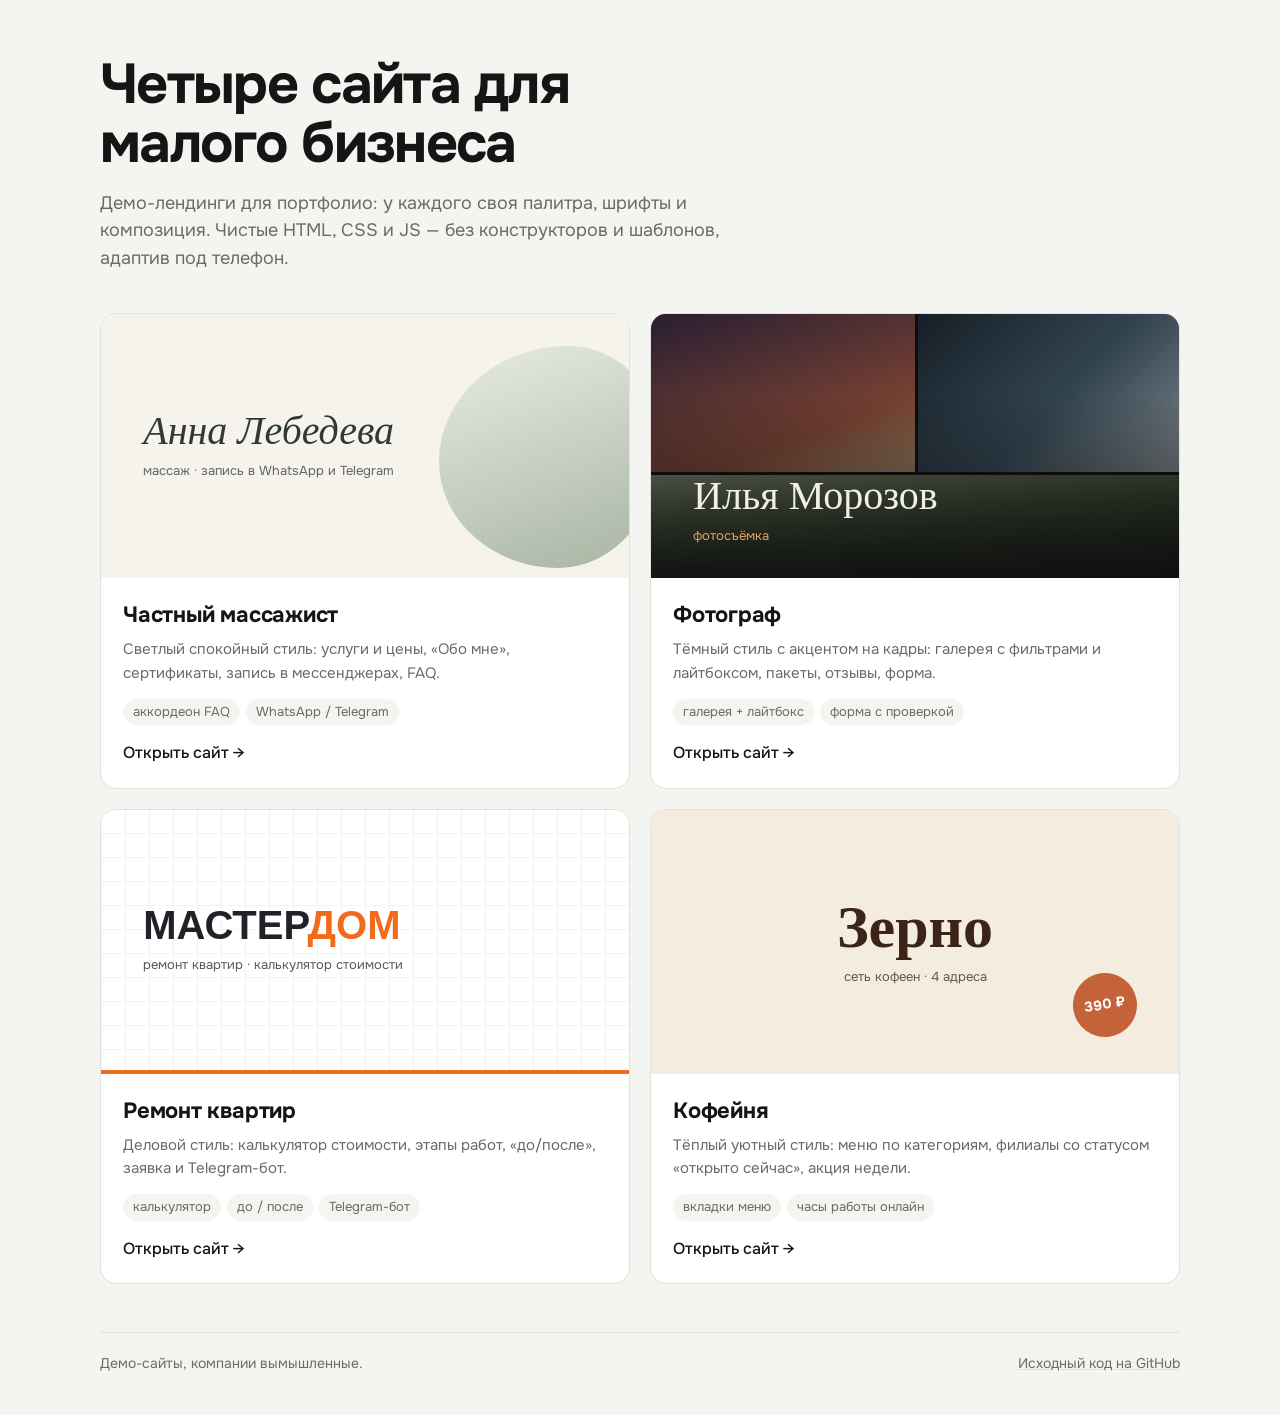
<file: index.html>
<!DOCTYPE html>
<html lang="ru">
<head>
  <meta charset="UTF-8">
  <meta name="viewport" content="width=device-width, initial-scale=1">
  <title>Демо-лендинги — портфолио веб-разработки</title>
  <meta name="description" content="Четыре одностраничных сайта для малого бизнеса: массажист, фотограф, ремонт квартир и кофейня. Чистый HTML, CSS и JS, адаптив, готовы к публикации.">
  <meta name="theme-color" content="#f4f4f1">

  <meta property="og:type" content="website">
  <meta property="og:locale" content="ru_RU">
  <meta property="og:title" content="Демо-лендинги для малого бизнеса">
  <meta property="og:description" content="Массажист, фотограф, ремонт квартир, кофейня — четыре разных сайта без шаблонов.">
  <meta property="og:url" content="https://vit3ma3.github.io/landing_demo/">
  <meta property="og:image" content="https://vit3ma3.github.io/landing_demo/assets/og-image.png">
  <meta property="og:image:width" content="1200">
  <meta property="og:image:height" content="630">
  <meta name="twitter:card" content="summary_large_image">

  <link rel="icon" href="assets/favicon.svg" type="image/svg+xml">
  <link rel="apple-touch-icon" href="assets/apple-touch-icon.png">

  <link rel="preconnect" href="https://fonts.googleapis.com">
  <link rel="preconnect" href="https://fonts.gstatic.com" crossorigin>
  <link href="https://fonts.googleapis.com/css2?family=Onest:wght@400;500;700&display=swap" rel="stylesheet">
  <style>
    :root {
      --bg: #f4f4f1;
      --card: #ffffff;
      --text: #151515;
      --muted: #6b6b66;
      --line: #e2e2dc;
    }
    *, *::before, *::after { box-sizing: border-box; }
    body { margin: 0; background: var(--bg); color: var(--text); font: 400 16px/1.55 "Onest", system-ui, sans-serif; -webkit-font-smoothing: antialiased; }
    h1, h2, p, ul { margin: 0; }
    ul { padding: 0; list-style: none; }
    a { color: inherit; }
    :focus-visible { outline: 2px solid var(--text); outline-offset: 3px; }

    .wrap { max-width: 1120px; margin: 0 auto; padding: 56px 20px 40px; }
    .head { max-width: 640px; margin-bottom: 40px; }
    .head h1 { font-size: clamp(34px, 7vw, 56px); line-height: 1.05; font-weight: 700; letter-spacing: -.03em; }
    .head p { margin-top: 16px; color: var(--muted); font-size: 18px; }

    .grid { display: grid; gap: 20px; }
    @media (min-width: 760px) { .grid { grid-template-columns: 1fr 1fr; } }

    .card { display: flex; flex-direction: column; height: 100%; background: var(--card); border: 1px solid var(--line); border-radius: 16px; overflow: hidden; text-decoration: none; transition: transform .2s, box-shadow .2s; }
    .card:hover { transform: translateY(-3px); box-shadow: 0 18px 40px rgba(0, 0, 0, .08); }
    .card__body { padding: 20px 22px 22px; display: grid; gap: 6px; }
    .card__name { font-size: 22px; font-weight: 700; letter-spacing: -.01em; }
    .card__desc { color: var(--muted); font-size: 15px; }
    .card__tags { display: flex; flex-wrap: wrap; gap: 6px; margin-top: 8px; }
    .card__tags li { padding: 3px 10px; border-radius: 999px; background: var(--bg); font-size: 13px; color: var(--muted); }
    .card__go { margin-top: 10px; font-weight: 500; }

    /* Мини-превью: каждая карточка в цветах и шрифтах своего сайта */
    .thumb { position: relative; aspect-ratio: 16 / 8; overflow: hidden; display: flex; flex-direction: column; justify-content: center; padding: 0 8%; }
    .thumb__title { position: relative; font-size: clamp(26px, 5vw, 40px); line-height: 1; }
    .thumb__sub { position: relative; margin-top: 10px; font-size: 13px; opacity: .75; }

    .t-massage { background: #f6f2ec; color: #2f3a33; }
    .t-massage .thumb__title { font-family: Georgia, serif; font-style: italic; }
    .t-massage::after { content: ""; position: absolute; right: -6%; top: 12%; width: 42%; aspect-ratio: 1; border-radius: 58% 42% 46% 54% / 52% 44% 56% 48%; background: linear-gradient(160deg, #e7ece3, #a7b3a1); }

    .t-photo { background: #0e0e0f; color: #f2efe9; justify-content: flex-end; padding-bottom: 6%; }
    .t-photo::before { content: ""; position: absolute; inset: 0; opacity: .6; background:
      linear-gradient(160deg, #3b2a4a, #c0654a 70%, #f3c78f) 0 0 / 50% 60% no-repeat,
      linear-gradient(135deg, #1d2b36, #4c6a7d 55%, #c9d6dc) 100% 0 / 49.5% 60% no-repeat,
      linear-gradient(170deg, #b8c79a, #5d7a4a 50%, #22301d) 0 100% / 100% 39% no-repeat; }
    .t-photo::after { content: ""; position: absolute; inset: 0; background: linear-gradient(180deg, transparent 30%, rgba(14, 14, 15, .9)); }
    .t-photo .thumb__title { z-index: 1; font-family: Georgia, serif; }
    .t-photo .thumb__sub { z-index: 1; color: #e0a458; opacity: 1; }

    .t-remont { background: #fff; color: #1f2328; border-bottom: 4px solid #f26b1d;
      background-image: linear-gradient(90deg, #f2f3f5 1px, transparent 1px), linear-gradient(0deg, #f2f3f5 1px, transparent 1px); background-size: 24px 24px; }
    .t-remont .thumb__title { font-family: "Arial Narrow", Arial, sans-serif; font-weight: 700; text-transform: uppercase; }
    .t-remont .thumb__title span { color: #f26b1d; }

    .t-coffee { background: #f5ece0; color: #3b2418; align-items: center; text-align: center; }
    .t-coffee .thumb__title { font-family: Georgia, serif; font-weight: 700; font-size: clamp(40px, 8vw, 60px); }
    .t-coffee::after { content: "390 ₽"; position: absolute; right: 8%; bottom: 14%; display: grid; place-items: center; width: 64px; height: 64px; border-radius: 50%; background: #c4623a; color: #fff; font-weight: 700; font-size: 14px; transform: rotate(-8deg); }

    .foot { margin-top: 48px; padding-top: 20px; border-top: 1px solid var(--line); display: flex; flex-wrap: wrap; justify-content: space-between; gap: 8px; font-size: 14px; color: var(--muted); }
    .foot a { text-decoration-color: var(--line); }
  </style>
</head>
<body>
  <main class="wrap">
    <header class="head">
      <h1>Четыре сайта для малого бизнеса</h1>
      <p>Демо-лендинги для портфолио: у каждого своя палитра, шрифты и композиция. Чистые HTML, CSS и JS — без конструкторов и шаблонов, адаптив под телефон.</p>
    </header>

    <ul class="grid">
      <li>
        <a class="card" href="massage/">
          <div class="thumb t-massage" aria-hidden="true">
            <p class="thumb__title">Анна Лебедева</p>
            <p class="thumb__sub">массаж · запись в WhatsApp и Telegram</p>
          </div>
          <div class="card__body">
            <h2 class="card__name">Частный массажист</h2>
            <p class="card__desc">Светлый спокойный стиль: услуги и цены, «Обо мне», сертификаты, запись в мессенджерах, FAQ.</p>
            <ul class="card__tags"><li>аккордеон FAQ</li><li>WhatsApp / Telegram</li></ul>
            <span class="card__go">Открыть сайт →</span>
          </div>
        </a>
      </li>
      <li>
        <a class="card" href="photo/">
          <div class="thumb t-photo" aria-hidden="true">
            <p class="thumb__title">Илья Морозов</p>
            <p class="thumb__sub">фотосъёмка</p>
          </div>
          <div class="card__body">
            <h2 class="card__name">Фотограф</h2>
            <p class="card__desc">Тёмный стиль с акцентом на кадры: галерея с фильтрами и лайтбоксом, пакеты, отзывы, форма.</p>
            <ul class="card__tags"><li>галерея + лайтбокс</li><li>форма с проверкой</li></ul>
            <span class="card__go">Открыть сайт →</span>
          </div>
        </a>
      </li>
      <li>
        <a class="card" href="remont/">
          <div class="thumb t-remont" aria-hidden="true">
            <p class="thumb__title">Мастер<span>Дом</span></p>
            <p class="thumb__sub">ремонт квартир · калькулятор стоимости</p>
          </div>
          <div class="card__body">
            <h2 class="card__name">Ремонт квартир</h2>
            <p class="card__desc">Деловой стиль: калькулятор стоимости, этапы работ, «до/после», заявка и Telegram-бот.</p>
            <ul class="card__tags"><li>калькулятор</li><li>до / после</li><li>Telegram-бот</li></ul>
            <span class="card__go">Открыть сайт →</span>
          </div>
        </a>
      </li>
      <li>
        <a class="card" href="coffee/">
          <div class="thumb t-coffee" aria-hidden="true">
            <p class="thumb__title">Зерно</p>
            <p class="thumb__sub">сеть кофеен · 4 адреса</p>
          </div>
          <div class="card__body">
            <h2 class="card__name">Кофейня</h2>
            <p class="card__desc">Тёплый уютный стиль: меню по категориям, филиалы со статусом «открыто сейчас», акция недели.</p>
            <ul class="card__tags"><li>вкладки меню</li><li>часы работы онлайн</li></ul>
            <span class="card__go">Открыть сайт →</span>
          </div>
        </a>
      </li>
    </ul>

    <footer class="foot">
      <p>Демо-сайты, компании вымышленные.</p>
      <p><a href="https://github.com/vit3ma3/landing_demo">Исходный код на GitHub</a></p>
    </footer>
  </main>
</body>
</html>
</file>
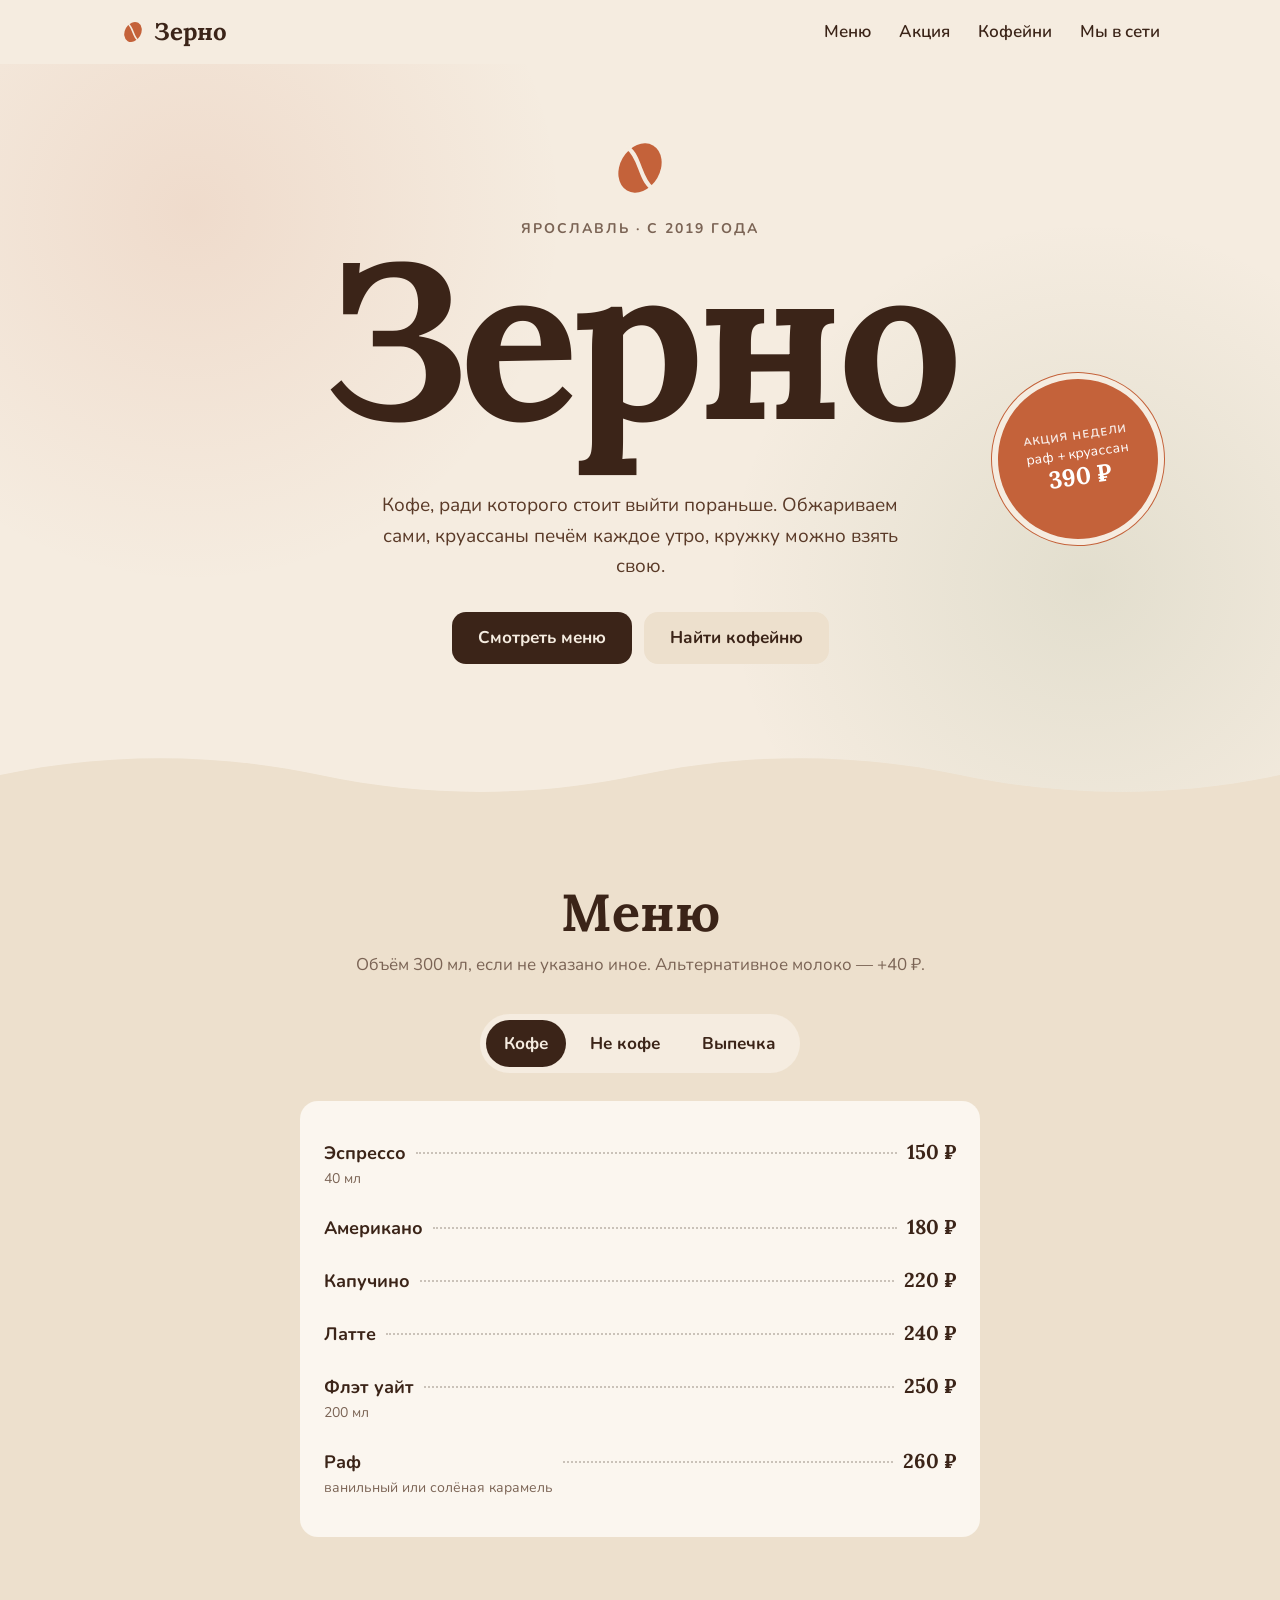
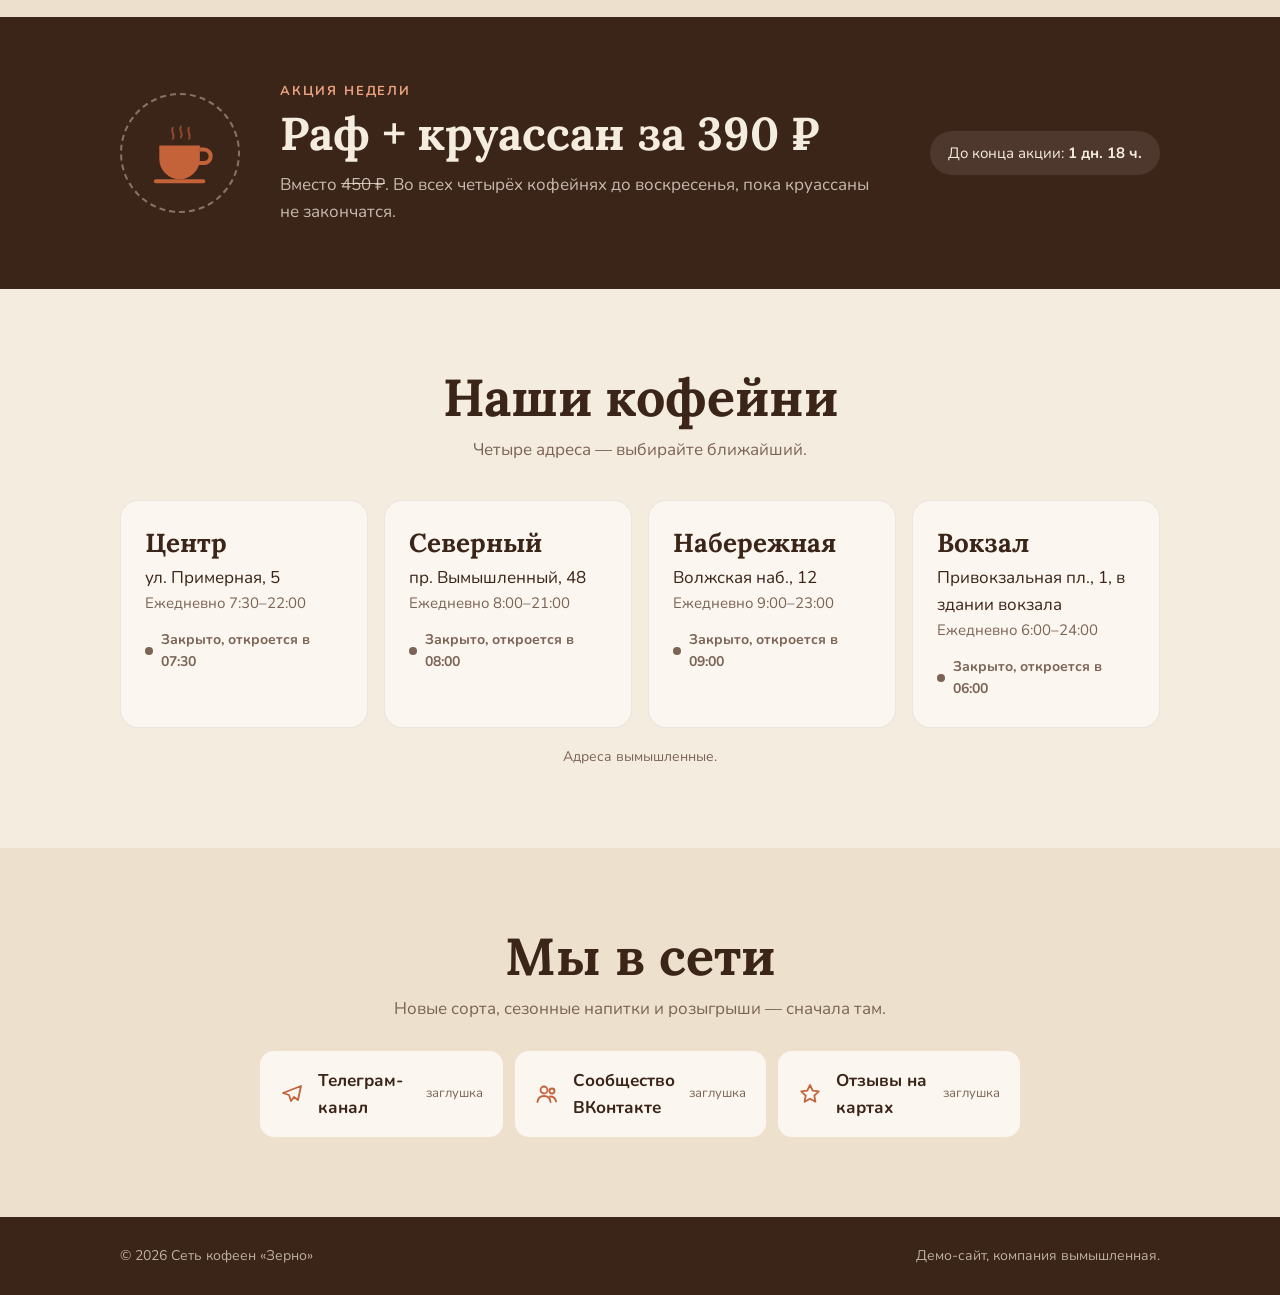
<file: coffee/index.html>
<!DOCTYPE html>
<html lang="ru">
<head>
  <meta charset="UTF-8">
  <meta name="viewport" content="width=device-width, initial-scale=1">
  <title>Кофейня «Зерно» — четыре кофейни в Ярославле</title>
  <meta name="description" content="Сеть кофеен «Зерно» в Ярославле: свежая обжарка, выпечка каждое утро, четыре филиала. Меню с ценами, адреса и часы работы, акция недели.">
  <meta name="theme-color" content="#3b2418">

  <meta property="og:type" content="website">
  <meta property="og:locale" content="ru_RU">
  <meta property="og:site_name" content="Кофейня «Зерно»">
  <meta property="og:title" content="«Зерно» — кофе, ради которого стоит выйти пораньше">
  <meta property="og:description" content="Четыре кофейни в Ярославле. Капучино 220 ₽, круассаны из печи каждое утро. Акция недели: раф + круассан за 390 ₽.">
  <meta property="og:url" content="https://vit3ma3.github.io/landing_demo/coffee/">
  <meta property="og:image" content="https://vit3ma3.github.io/landing_demo/coffee/assets/og-image.png">
  <meta property="og:image:width" content="1200">
  <meta property="og:image:height" content="630">
  <meta name="twitter:card" content="summary_large_image">

  <link rel="icon" href="assets/favicon.svg" type="image/svg+xml">
  <link rel="apple-touch-icon" href="assets/apple-touch-icon.png">

  <link rel="preconnect" href="https://fonts.googleapis.com">
  <link rel="preconnect" href="https://fonts.gstatic.com" crossorigin>
  <link href="https://fonts.googleapis.com/css2?family=Lora:ital,wght@0,500;0,700;1,500&family=Nunito:wght@400;600;700&display=swap" rel="stylesheet">
  <link rel="stylesheet" href="css/style.css">
</head>
<body>

  <header class="header">
    <div class="container header__inner">
      <a href="#top" class="logo" aria-label="Кофейня «Зерно» — наверх">
        <svg class="logo__mark" viewBox="0 0 32 32" aria-hidden="true"><use href="#bean"/></svg>
        <span>Зерно</span>
      </a>
      <button class="burger" type="button" aria-label="Открыть меню" aria-expanded="false" aria-controls="nav">
        <span></span><span></span>
      </button>
      <nav class="nav" id="nav">
        <a href="#menu">Меню</a>
        <a href="#promo">Акция</a>
        <a href="#branches">Кофейни</a>
        <a href="#social">Мы в сети</a>
      </nav>
    </div>
  </header>

  <main id="top">

    <section class="hero">
      <div class="container hero__inner">
        <svg class="hero__bean" viewBox="0 0 32 32" aria-hidden="true"><use href="#bean"/></svg>
        <p class="hero__since">Ярославль · с 2019 года</p>
        <h1 class="hero__title">Зерно</h1>
        <p class="hero__lead">Кофе, ради которого стоит выйти пораньше. Обжариваем сами, круассаны печём каждое утро, кружку можно взять свою.</p>
        <div class="hero__actions">
          <a href="#menu" class="btn btn--primary">Смотреть меню</a>
          <a href="#branches" class="btn btn--soft">Найти кофейню</a>
        </div>
        <a href="#promo" class="hero__badge">
          <span class="hero__badge-label">Акция недели</span>
          раф + круассан <b>390 ₽</b>
        </a>
      </div>
      <svg class="wave" viewBox="0 0 1440 80" preserveAspectRatio="none" aria-hidden="true">
        <path d="M0 40c120-30 240-30 360 0s240 30 360 0 240-30 360 0 240 30 360 0v40H0z"/>
      </svg>
    </section>

    <section class="section section--paper" id="menu">
      <div class="container">
        <div class="section__head">
          <h2 class="section__title">Меню</h2>
          <p class="section__lead">Объём 300 мл, если не указано иное. Альтернативное молоко — +40 ₽.</p>
        </div>

        <div class="tabs" role="tablist" aria-label="Категории меню">
          <button type="button" class="tab" role="tab" id="tab-coffee" aria-controls="panel-coffee" aria-selected="true">Кофе</button>
          <button type="button" class="tab" role="tab" id="tab-tea" aria-controls="panel-tea" aria-selected="false" tabindex="-1">Не кофе</button>
          <button type="button" class="tab" role="tab" id="tab-bakery" aria-controls="panel-bakery" aria-selected="false" tabindex="-1">Выпечка</button>
        </div>

        <div class="menu">
          <div class="menu__panel" role="tabpanel" id="panel-coffee" aria-labelledby="tab-coffee">
            <h3 class="menu__cat">Кофе</h3>
            <ul class="menu__list">
              <li class="dish"><span class="dish__name">Эспрессо <small>40 мл</small></span><span class="dish__dots"></span><span class="dish__price">150 ₽</span></li>
              <li class="dish"><span class="dish__name">Американо</span><span class="dish__dots"></span><span class="dish__price">180 ₽</span></li>
              <li class="dish"><span class="dish__name">Капучино</span><span class="dish__dots"></span><span class="dish__price">220 ₽</span></li>
              <li class="dish"><span class="dish__name">Латте</span><span class="dish__dots"></span><span class="dish__price">240 ₽</span></li>
              <li class="dish"><span class="dish__name">Флэт уайт <small>200 мл</small></span><span class="dish__dots"></span><span class="dish__price">250 ₽</span></li>
              <li class="dish"><span class="dish__name">Раф <small>ванильный или солёная карамель</small></span><span class="dish__dots"></span><span class="dish__price">260 ₽</span></li>
            </ul>
          </div>
          <div class="menu__panel" role="tabpanel" id="panel-tea" aria-labelledby="tab-tea">
            <h3 class="menu__cat">Не кофе</h3>
            <ul class="menu__list">
              <li class="dish"><span class="dish__name">Какао <small>с маршмеллоу</small></span><span class="dish__dots"></span><span class="dish__price">200 ₽</span></li>
              <li class="dish"><span class="dish__name">Чай чёрный <small>чайник 500 мл</small></span><span class="dish__dots"></span><span class="dish__price">150 ₽</span></li>
              <li class="dish"><span class="dish__name">Чай зелёный <small>чайник 500 мл</small></span><span class="dish__dots"></span><span class="dish__price">150 ₽</span></li>
            </ul>
          </div>
          <div class="menu__panel" role="tabpanel" id="panel-bakery" aria-labelledby="tab-bakery">
            <h3 class="menu__cat">Выпечка</h3>
            <ul class="menu__list">
              <li class="dish"><span class="dish__name">Круассан <small>сливочный, из печи с 7 утра</small></span><span class="dish__dots"></span><span class="dish__price">190 ₽</span></li>
              <li class="dish"><span class="dish__name">Маффин <small>черника или шоколад</small></span><span class="dish__dots"></span><span class="dish__price">170 ₽</span></li>
              <li class="dish"><span class="dish__name">Чизкейк <small>нью-йорк</small></span><span class="dish__dots"></span><span class="dish__price">290 ₽</span></li>
            </ul>
          </div>
        </div>
      </div>
    </section>

    <section class="promo" id="promo">
      <div class="container promo__inner">
        <div class="promo__stamp" aria-hidden="true">
          <svg viewBox="0 0 120 120"><use href="#cup"/></svg>
        </div>
        <div class="promo__text">
          <p class="promo__label">Акция недели</p>
          <h2 class="promo__title">Раф + круассан за&nbsp;390&nbsp;₽</h2>
          <p class="promo__desc">Вместо <s>450 ₽</s>. Во всех четырёх кофейнях до воскресенья, пока круассаны не закончатся.</p>
        </div>
        <p class="promo__timer">До конца акции: <b id="promo-left">—</b></p>
      </div>
    </section>

    <section class="section" id="branches">
      <div class="container">
        <div class="section__head">
          <h2 class="section__title">Наши кофейни</h2>
          <p class="section__lead">Четыре адреса — выбирайте ближайший.</p>
        </div>
        <ul class="branches">
          <li class="branch" data-open="07:30" data-close="22:00">
            <h3 class="branch__name">Центр</h3>
            <p class="branch__addr">ул. Примерная, 5</p>
            <p class="branch__hours">Ежедневно 7:30–22:00</p>
            <p class="branch__status"></p>
          </li>
          <li class="branch" data-open="08:00" data-close="21:00">
            <h3 class="branch__name">Северный</h3>
            <p class="branch__addr">пр. Вымышленный, 48</p>
            <p class="branch__hours">Ежедневно 8:00–21:00</p>
            <p class="branch__status"></p>
          </li>
          <li class="branch" data-open="09:00" data-close="23:00">
            <h3 class="branch__name">Набережная</h3>
            <p class="branch__addr">Волжская наб., 12</p>
            <p class="branch__hours">Ежедневно 9:00–23:00</p>
            <p class="branch__status"></p>
          </li>
          <li class="branch" data-open="06:00" data-close="24:00">
            <h3 class="branch__name">Вокзал</h3>
            <p class="branch__addr">Привокзальная пл., 1, в здании вокзала</p>
            <p class="branch__hours">Ежедневно 6:00–24:00</p>
            <p class="branch__status"></p>
          </li>
        </ul>
        <p class="note">Адреса вымышленные.</p>
      </div>
    </section>

    <section class="section section--paper" id="social">
      <div class="container social">
        <div>
          <h2 class="section__title">Мы в сети</h2>
          <p class="section__lead">Новые сорта, сезонные напитки и розыгрыши — сначала там.</p>
        </div>
        <ul class="social__list">
          <li><a href="#social" class="social__link"><svg viewBox="0 0 24 24" aria-hidden="true"><use href="#ico-channel"/></svg>Телеграм-канал <small>заглушка</small></a></li>
          <li><a href="#social" class="social__link"><svg viewBox="0 0 24 24" aria-hidden="true"><use href="#ico-people"/></svg>Сообщество ВКонтакте <small>заглушка</small></a></li>
          <li><a href="#social" class="social__link"><svg viewBox="0 0 24 24" aria-hidden="true"><use href="#ico-star"/></svg>Отзывы на картах <small>заглушка</small></a></li>
        </ul>
      </div>
    </section>

  </main>

  <footer class="footer">
    <div class="container footer__inner">
      <p>© <span id="year">2026</span> Сеть кофеен «Зерно»</p>
      <p>Демо-сайт, компания вымышленная.</p>
    </div>
  </footer>

  <svg width="0" height="0" style="position:absolute" aria-hidden="true">
    <symbol id="bean" viewBox="0 0 32 32">
      <ellipse cx="16" cy="16" rx="10" ry="13" transform="rotate(30 16 16)" fill="currentColor"/>
      <path d="M10 6c6 4 6 16 12 20" fill="none" stroke="#f5ece0" stroke-width="2" stroke-linecap="round"/>
    </symbol>
    <symbol id="cup" viewBox="0 0 120 120">
      <path d="M50 22c-4 6 4 10 0 16M62 20c-4 6 4 10 0 16M74 22c-4 6 4 10 0 16" fill="none" stroke="currentColor" stroke-width="3" stroke-linecap="round" opacity=".6"/>
      <path d="M30 48h60v20a30 30 0 0 1-60 0z" fill="currentColor"/>
      <path d="M90 54h6a10 10 0 0 1 0 20h-8" fill="none" stroke="currentColor" stroke-width="6"/>
      <rect x="22" y="98" width="76" height="6" rx="3" fill="currentColor"/>
    </symbol>
    <symbol id="ico-channel" viewBox="0 0 24 24">
      <path d="M21 4 3 11l6 2 2 6 3-4 4 3z" fill="none" stroke="currentColor" stroke-width="1.8" stroke-linejoin="round"/>
    </symbol>
    <symbol id="ico-people" viewBox="0 0 24 24">
      <circle cx="9" cy="8" r="3.5" fill="none" stroke="currentColor" stroke-width="1.8"/>
      <circle cx="17" cy="9" r="2.5" fill="none" stroke="currentColor" stroke-width="1.8"/>
      <path d="M2.5 20c.5-4 3.3-6 6.5-6s6 2 6.5 6M15 14.5c3 0 5.5 1.5 6 5" fill="none" stroke="currentColor" stroke-width="1.8" stroke-linecap="round"/>
    </symbol>
    <symbol id="ico-star" viewBox="0 0 24 24">
      <path d="m12 3 2.7 5.6 6.1.8-4.5 4.2 1.1 6.1L12 16.8l-5.4 2.9 1.1-6.1-4.5-4.2 6.1-.8z" fill="none" stroke="currentColor" stroke-width="1.8" stroke-linejoin="round"/>
    </symbol>
  </svg>

  <script src="js/main.js"></script>
</body>
</html>
</file>
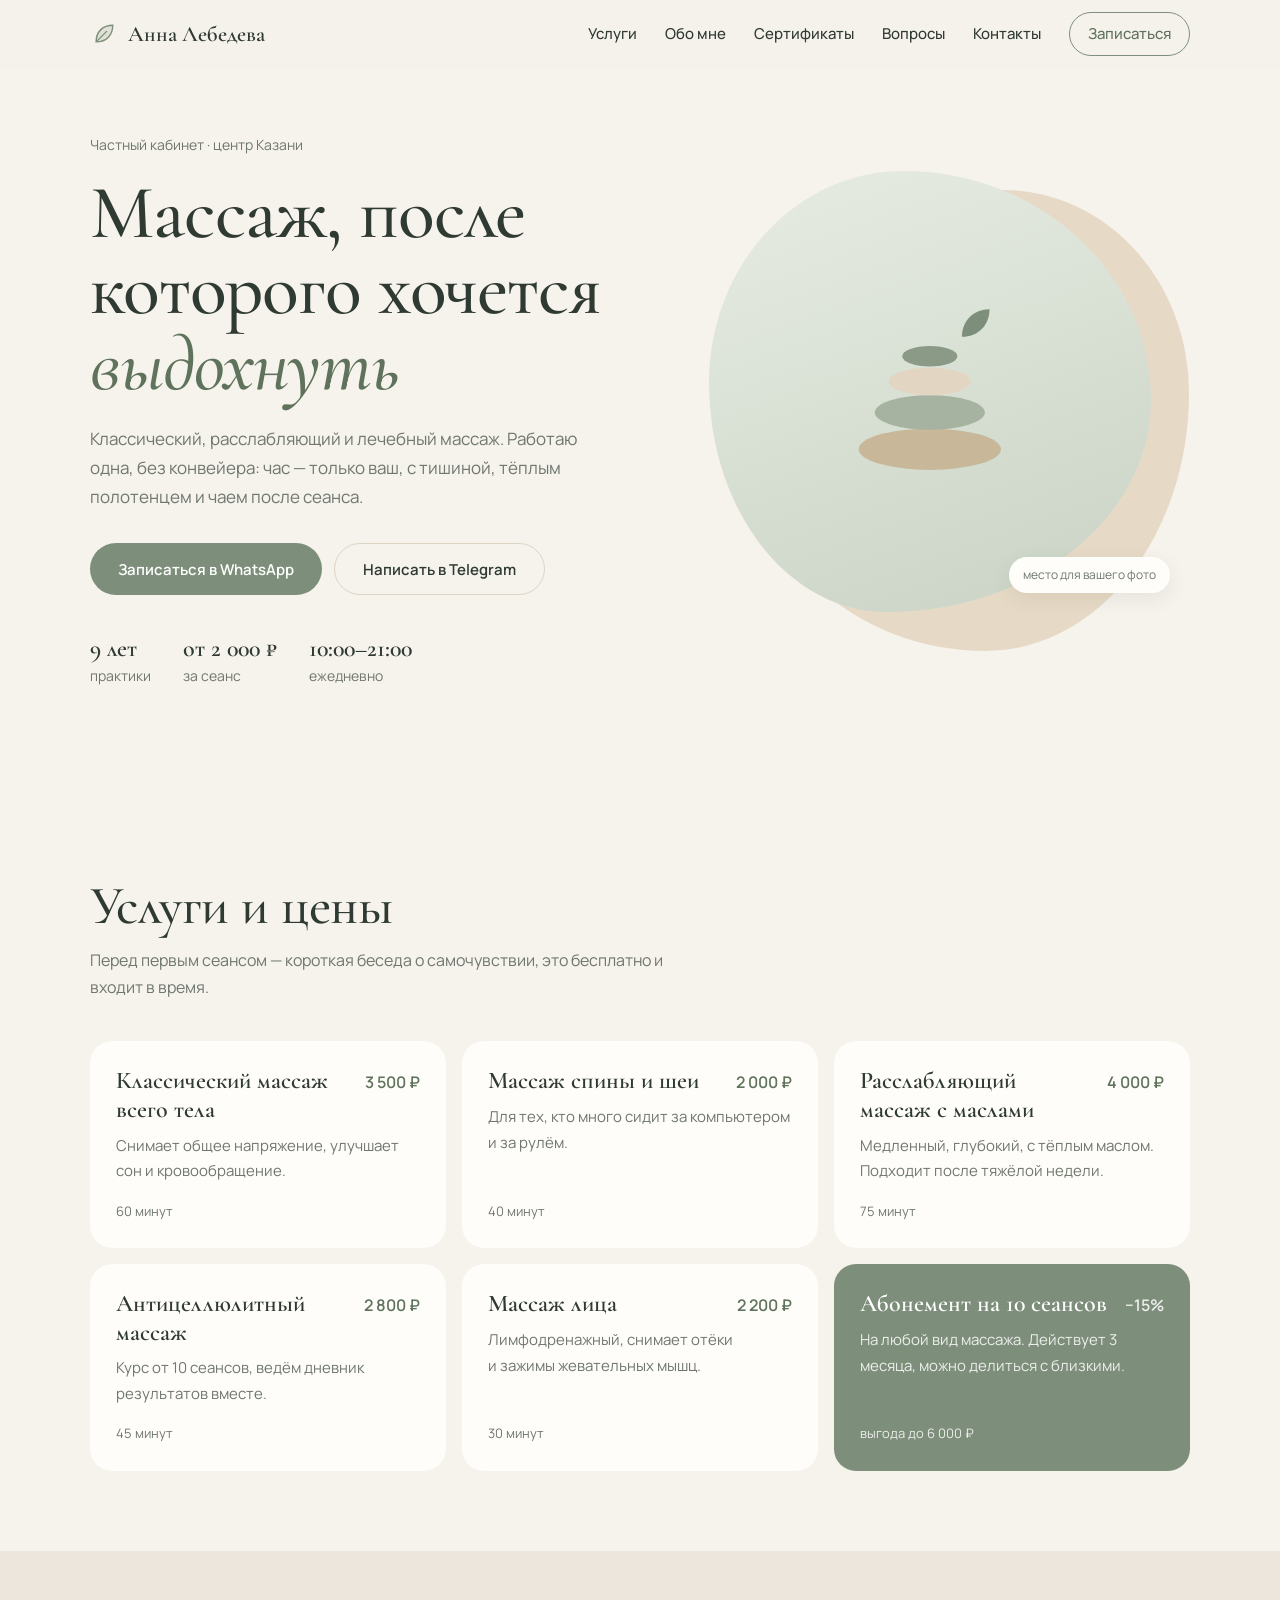
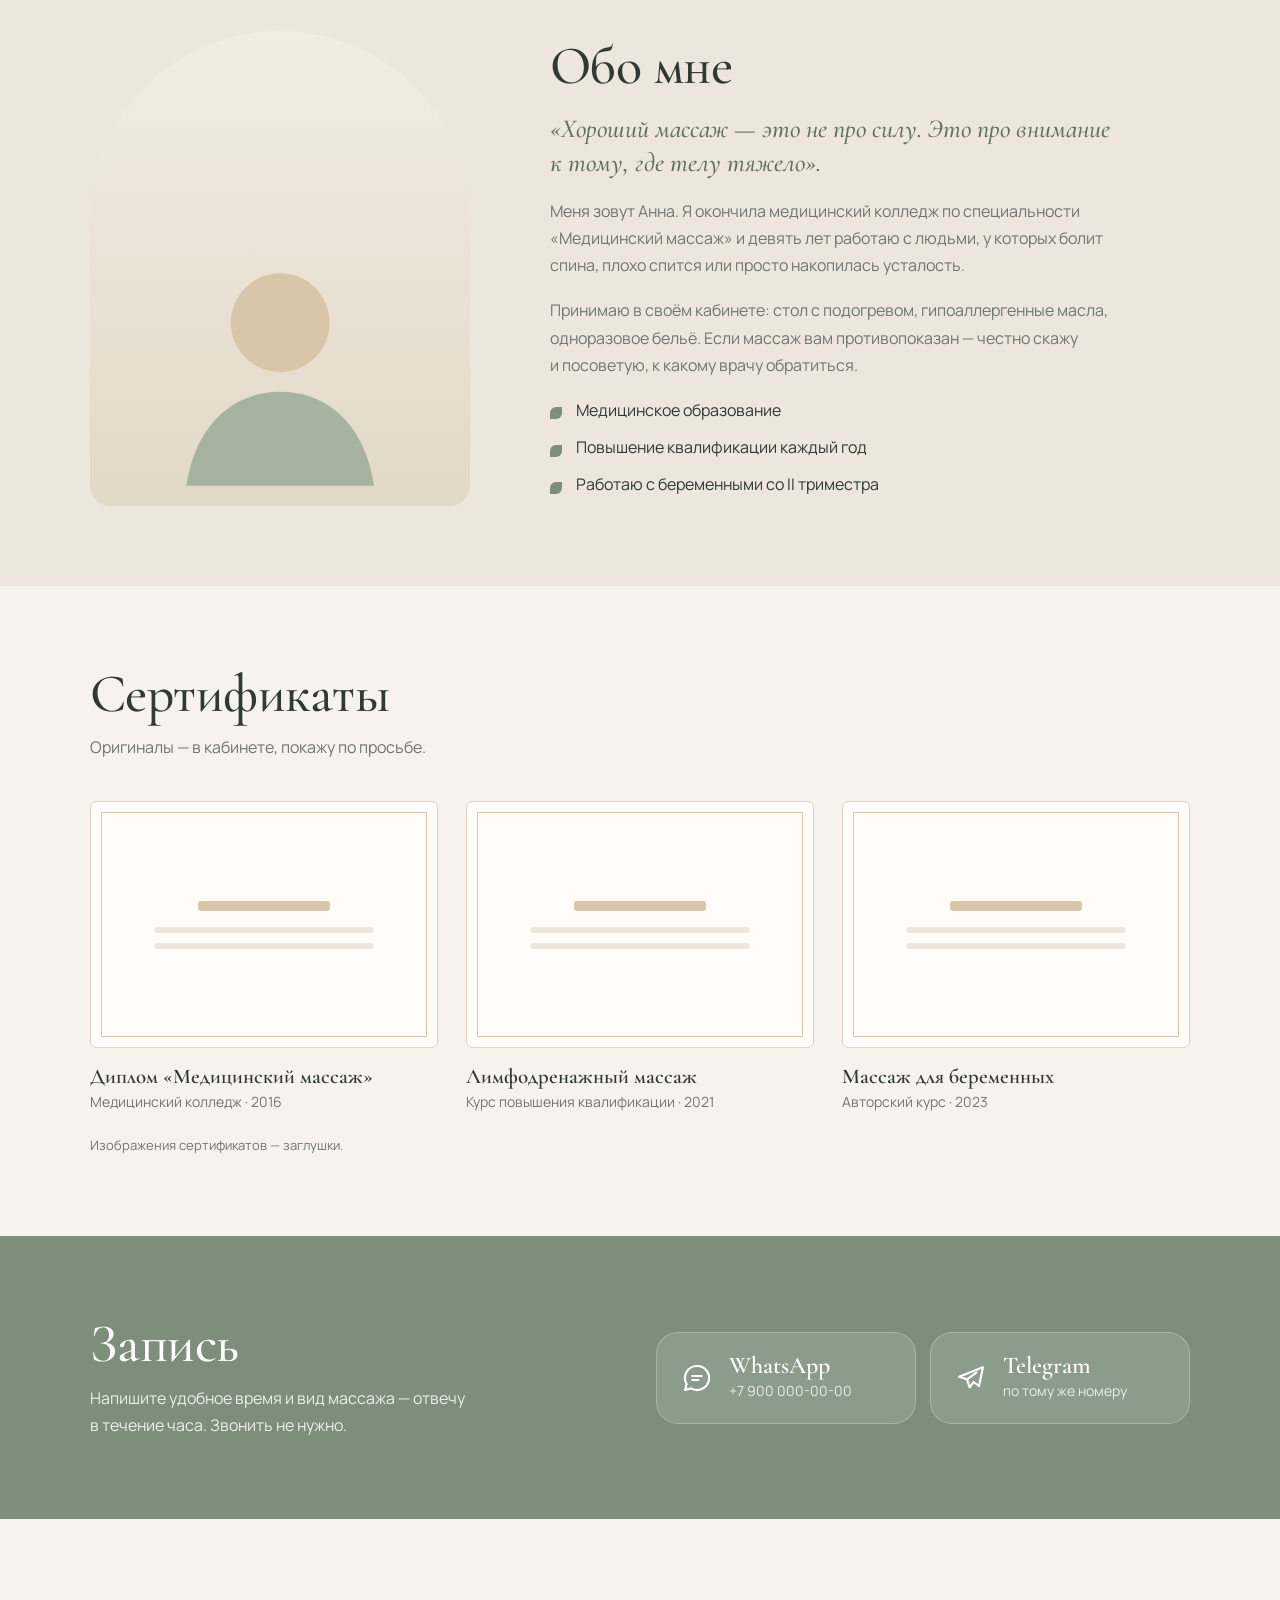
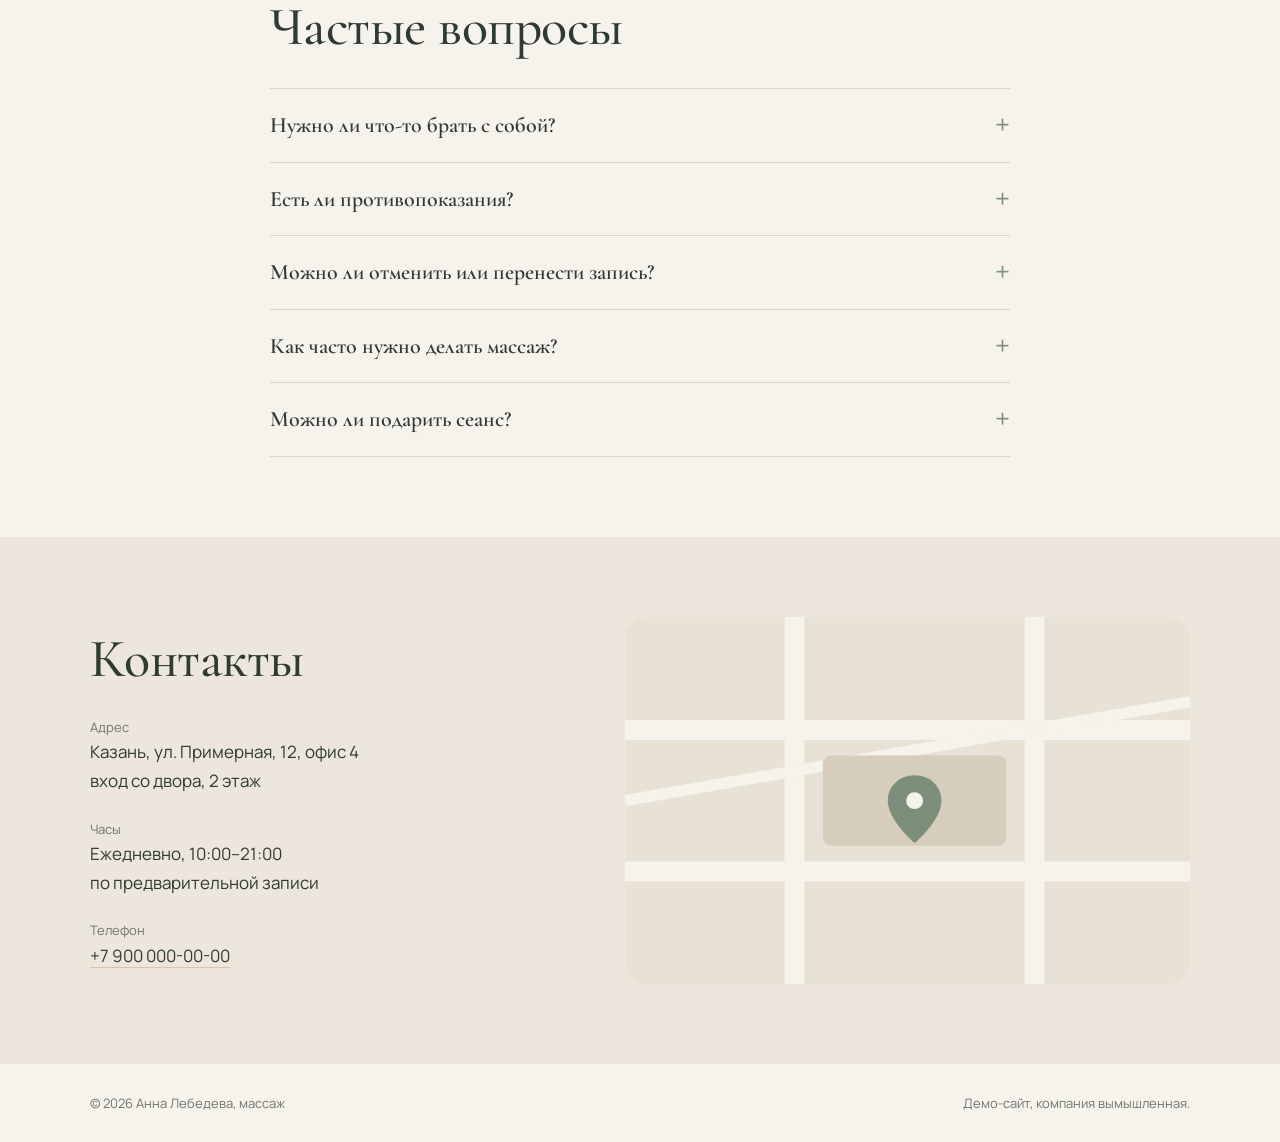
<file: massage/index.html>
<!DOCTYPE html>
<html lang="ru">
<head>
  <meta charset="UTF-8">
  <meta name="viewport" content="width=device-width, initial-scale=1">
  <title>Анна Лебедева — классический и расслабляющий массаж в Казани</title>
  <meta name="description" content="Частный массажист в Казани: классический, расслабляющий, антицеллюлитный массаж и массаж спины. Запись через WhatsApp или Telegram.">
  <meta name="theme-color" content="#f6f2ec">

  <meta property="og:type" content="website">
  <meta property="og:locale" content="ru_RU">
  <meta property="og:site_name" content="Анна Лебедева, массаж">
  <meta property="og:title" content="Анна Лебедева — массаж, после которого хочется выдохнуть">
  <meta property="og:description" content="Классический, расслабляющий и лечебный массаж. Тихий кабинет в центре Казани, запись в WhatsApp или Telegram.">
  <meta property="og:url" content="https://vit3ma3.github.io/landing_demo/massage/">
  <meta property="og:image" content="https://vit3ma3.github.io/landing_demo/massage/assets/og-image.png">
  <meta property="og:image:width" content="1200">
  <meta property="og:image:height" content="630">
  <meta name="twitter:card" content="summary_large_image">

  <link rel="icon" href="assets/favicon.svg" type="image/svg+xml">
  <link rel="apple-touch-icon" href="assets/apple-touch-icon.png">

  <link rel="preconnect" href="https://fonts.googleapis.com">
  <link rel="preconnect" href="https://fonts.gstatic.com" crossorigin>
  <link href="https://fonts.googleapis.com/css2?family=Cormorant+Garamond:ital,wght@0,500;0,600;1,500&family=Manrope:wght@400;500;600&display=swap" rel="stylesheet">
  <link rel="stylesheet" href="css/style.css">
</head>
<body>

  <header class="header">
    <div class="container header__inner">
      <a href="#top" class="logo" aria-label="Анна Лебедева — наверх">
        <svg class="logo__mark" viewBox="0 0 32 32" aria-hidden="true"><use href="#leaf"/></svg>
        <span>Анна Лебедева</span>
      </a>
      <button class="burger" type="button" aria-label="Открыть меню" aria-expanded="false" aria-controls="nav">
        <span></span><span></span>
      </button>
      <nav class="nav" id="nav">
        <a href="#services">Услуги</a>
        <a href="#about">Обо мне</a>
        <a href="#certificates">Сертификаты</a>
        <a href="#faq">Вопросы</a>
        <a href="#contacts">Контакты</a>
        <a href="#booking" class="nav__cta">Записаться</a>
      </nav>
    </div>
  </header>

  <main id="top">

    <section class="hero">
      <div class="container hero__inner">
        <div class="hero__text">
          <p class="hero__note">Частный кабинет · центр Казани</p>
          <h1 class="hero__title">Массаж, после которого хочется <em>выдохнуть</em></h1>
          <p class="hero__lead">Классический, расслабляющий и&nbsp;лечебный массаж. Работаю одна, без конвейера: час — только ваш, с&nbsp;тишиной, тёплым полотенцем и&nbsp;чаем после сеанса.</p>
          <div class="hero__actions">
            <a href="https://wa.me/79000000000?text=%D0%97%D0%B4%D1%80%D0%B0%D0%B2%D1%81%D1%82%D0%B2%D1%83%D0%B9%D1%82%D0%B5%2C%20%D1%85%D0%BE%D1%87%D1%83%20%D0%B7%D0%B0%D0%BF%D0%B8%D1%81%D0%B0%D1%82%D1%8C%D1%81%D1%8F%20%D0%BD%D0%B0%20%D0%BC%D0%B0%D1%81%D1%81%D0%B0%D0%B6" class="btn btn--primary" target="_blank" rel="noopener">Записаться в WhatsApp</a>
            <a href="https://t.me/+79000000000" class="btn btn--ghost" target="_blank" rel="noopener">Написать в Telegram</a>
          </div>
          <ul class="hero__facts">
            <li><b>9 лет</b> практики</li>
            <li><b>от 2 000 ₽</b> за сеанс</li>
            <li><b>10:00–21:00</b> ежедневно</li>
          </ul>
        </div>
        <div class="hero__visual" aria-hidden="true">
          <div class="blob blob--back"></div>
          <div class="blob blob--front">
            <svg viewBox="0 0 200 200"><use href="#stones"/></svg>
          </div>
          <span class="hero__tag">место для вашего фото</span>
        </div>
      </div>
    </section>

    <section class="section" id="services">
      <div class="container">
        <div class="section__head">
          <h2 class="section__title">Услуги и цены</h2>
          <p class="section__lead">Перед первым сеансом — короткая беседа о самочувствии, это бесплатно и входит в&nbsp;время.</p>
        </div>
        <ul class="services">
          <li class="service">
            <div class="service__top">
              <h3>Классический массаж всего тела</h3>
              <span class="service__price">3 500 ₽</span>
            </div>
            <p>Снимает общее напряжение, улучшает сон и&nbsp;кровообращение.</p>
            <span class="service__time">60 минут</span>
          </li>
          <li class="service">
            <div class="service__top">
              <h3>Массаж спины и шеи</h3>
              <span class="service__price">2 000 ₽</span>
            </div>
            <p>Для тех, кто много сидит за компьютером и за рулём.</p>
            <span class="service__time">40 минут</span>
          </li>
          <li class="service">
            <div class="service__top">
              <h3>Расслабляющий массаж с маслами</h3>
              <span class="service__price">4 000 ₽</span>
            </div>
            <p>Медленный, глубокий, с тёплым маслом. Подходит после тяжёлой недели.</p>
            <span class="service__time">75 минут</span>
          </li>
          <li class="service">
            <div class="service__top">
              <h3>Антицеллюлитный массаж</h3>
              <span class="service__price">2 800 ₽</span>
            </div>
            <p>Курс от 10 сеансов, ведём дневник результатов вместе.</p>
            <span class="service__time">45 минут</span>
          </li>
          <li class="service">
            <div class="service__top">
              <h3>Массаж лица</h3>
              <span class="service__price">2 200 ₽</span>
            </div>
            <p>Лимфодренажный, снимает отёки и&nbsp;зажимы жевательных мышц.</p>
            <span class="service__time">30 минут</span>
          </li>
          <li class="service service--accent">
            <div class="service__top">
              <h3>Абонемент на 10 сеансов</h3>
              <span class="service__price">−15%</span>
            </div>
            <p>На любой вид массажа. Действует 3 месяца, можно делиться с близкими.</p>
            <span class="service__time">выгода до 6 000 ₽</span>
          </li>
        </ul>
      </div>
    </section>

    <section class="section section--soft" id="about">
      <div class="container about">
        <div class="about__photo" aria-hidden="true">
          <svg viewBox="0 0 120 120"><use href="#portrait"/></svg>
        </div>
        <div class="about__text">
          <h2 class="section__title">Обо мне</h2>
          <p class="about__quote">«Хороший массаж — это не&nbsp;про силу. Это про внимание к&nbsp;тому, где телу тяжело».</p>
          <p>Меня зовут Анна. Я окончила медицинский колледж по&nbsp;специальности «Медицинский массаж» и девять лет работаю с&nbsp;людьми, у&nbsp;которых болит спина, плохо спится или просто накопилась усталость.</p>
          <p>Принимаю в&nbsp;своём кабинете: стол с&nbsp;подогревом, гипоаллергенные масла, одноразовое бельё. Если массаж вам противопоказан — честно скажу и&nbsp;посоветую, к&nbsp;какому врачу обратиться.</p>
          <ul class="about__list">
            <li>Медицинское образование</li>
            <li>Повышение квалификации каждый год</li>
            <li>Работаю с беременными со II триместра</li>
          </ul>
        </div>
      </div>
    </section>

    <section class="section" id="certificates">
      <div class="container">
        <div class="section__head">
          <h2 class="section__title">Сертификаты</h2>
          <p class="section__lead">Оригиналы — в&nbsp;кабинете, покажу по&nbsp;просьбе.</p>
        </div>
        <ul class="certs">
          <li class="cert">
            <div class="cert__paper" aria-hidden="true"><span></span><span></span><span></span></div>
            <p class="cert__name">Диплом «Медицинский массаж»</p>
            <p class="cert__meta">Медицинский колледж · 2016</p>
          </li>
          <li class="cert">
            <div class="cert__paper" aria-hidden="true"><span></span><span></span><span></span></div>
            <p class="cert__name">Лимфодренажный массаж</p>
            <p class="cert__meta">Курс повышения квалификации · 2021</p>
          </li>
          <li class="cert">
            <div class="cert__paper" aria-hidden="true"><span></span><span></span><span></span></div>
            <p class="cert__name">Массаж для беременных</p>
            <p class="cert__meta">Авторский курс · 2023</p>
          </li>
        </ul>
        <p class="note">Изображения сертификатов — заглушки.</p>
      </div>
    </section>

    <section class="booking" id="booking">
      <div class="container booking__inner">
        <div>
          <h2 class="section__title">Запись</h2>
          <p class="booking__lead">Напишите удобное время и вид массажа — отвечу в&nbsp;течение часа. Звонить не&nbsp;нужно.</p>
        </div>
        <div class="booking__cards">
          <a class="channel" href="https://wa.me/79000000000" target="_blank" rel="noopener">
            <svg viewBox="0 0 24 24" aria-hidden="true"><use href="#chat"/></svg>
            <span class="channel__name">WhatsApp</span>
            <span class="channel__hint">+7 900 000-00-00</span>
          </a>
          <a class="channel" href="https://t.me/+79000000000" target="_blank" rel="noopener">
            <svg viewBox="0 0 24 24" aria-hidden="true"><use href="#plane"/></svg>
            <span class="channel__name">Telegram</span>
            <span class="channel__hint">по тому же номеру</span>
          </a>
        </div>
      </div>
    </section>

    <section class="section" id="faq">
      <div class="container container--narrow">
        <h2 class="section__title">Частые вопросы</h2>
        <div class="faq">
          <details class="faq__item">
            <summary>Нужно ли что-то брать с собой?</summary>
            <div class="faq__body"><p>Ничего. Полотенца, одноразовое бельё и тапочки есть в кабинете. Есть душ.</p></div>
          </details>
          <details class="faq__item">
            <summary>Есть ли противопоказания?</summary>
            <div class="faq__body"><p>Да: высокая температура, острые воспаления, кожные заболевания в зоне массажа, тромбоз. Если сомневаетесь — спросите заранее или у своего врача.</p></div>
          </details>
          <details class="faq__item">
            <summary>Можно ли отменить или перенести запись?</summary>
            <div class="faq__body"><p>Конечно. Предупредите хотя бы за 3 часа — это бесплатно. Поздние отмены можно перенести один раз.</p></div>
          </details>
          <details class="faq__item">
            <summary>Как часто нужно делать массаж?</summary>
            <div class="faq__body"><p>Для профилактики — раз в 1–2 недели. При болях в спине лучше пройти курс из 8–10 сеансов через день.</p></div>
          </details>
          <details class="faq__item">
            <summary>Можно ли подарить сеанс?</summary>
            <div class="faq__body"><p>Да, делаю подарочные сертификаты на любую сумму — электронные или в конверте.</p></div>
          </details>
        </div>
      </div>
    </section>

    <section class="section section--soft" id="contacts">
      <div class="container contacts">
        <div>
          <h2 class="section__title">Контакты</h2>
          <dl class="contacts__list">
            <div><dt>Адрес</dt><dd>Казань, ул. Примерная, 12, офис 4<br>вход со двора, 2 этаж</dd></div>
            <div><dt>Часы</dt><dd>Ежедневно, 10:00–21:00<br>по предварительной записи</dd></div>
            <div><dt>Телефон</dt><dd><a href="tel:+79000000000">+7 900 000-00-00</a></dd></div>
          </dl>
        </div>
        <div class="map" aria-hidden="true">
          <svg viewBox="0 0 400 260" preserveAspectRatio="xMidYMid slice"><use href="#map"/></svg>
        </div>
      </div>
    </section>

  </main>

  <footer class="footer">
    <div class="container footer__inner">
      <p>© <span id="year">2026</span> Анна Лебедева, массаж</p>
      <p>Демо-сайт, компания вымышленная.</p>
    </div>
  </footer>

  <svg width="0" height="0" style="position:absolute" aria-hidden="true">
    <symbol id="leaf" viewBox="0 0 32 32">
      <path d="M7 25C7 13 15 6 26 6c0 11-7 19-19 19z" fill="currentColor" opacity=".18"/>
      <path d="M7 25C7 13 15 6 26 6c0 11-7 19-19 19zM7 25 19 13" fill="none" stroke="currentColor" stroke-width="1.6" stroke-linecap="round"/>
    </symbol>
    <symbol id="stones" viewBox="0 0 200 200">
      <ellipse cx="100" cy="150" rx="62" ry="18" fill="#c9b79a"/>
      <ellipse cx="100" cy="118" rx="48" ry="15" fill="#a7b3a1"/>
      <ellipse cx="100" cy="91" rx="36" ry="12" fill="#e2d6c3"/>
      <ellipse cx="100" cy="69" rx="24" ry="9" fill="#8a9a86"/>
      <path d="M128 52c0-14 10-24 24-24 0 14-10 24-24 24z" fill="#7d8f7a"/>
    </symbol>
    <symbol id="portrait" viewBox="0 0 120 120">
      <circle cx="60" cy="46" r="20" fill="#d9c6a8"/>
      <path d="M22 112c4-26 20-38 38-38s34 12 38 38z" fill="#a7b3a1"/>
    </symbol>
    <symbol id="chat" viewBox="0 0 24 24">
      <path d="M12 3a9 9 0 0 0-7.8 13.5L3 21l4.6-1.2A9 9 0 1 0 12 3z" fill="none" stroke="currentColor" stroke-width="1.6" stroke-linejoin="round"/>
      <path d="M8.5 10.5h7M8.5 13.5h4.5" stroke="currentColor" stroke-width="1.6" stroke-linecap="round"/>
    </symbol>
    <symbol id="plane" viewBox="0 0 24 24">
      <path d="M21 4 3 11l6 2 2 6 3-4 4 3z" fill="none" stroke="currentColor" stroke-width="1.6" stroke-linejoin="round"/>
      <path d="m9 13 7-5" stroke="currentColor" stroke-width="1.6" stroke-linecap="round"/>
    </symbol>
    <symbol id="map" viewBox="0 0 400 260">
      <rect width="400" height="260" fill="#e8e1d5"/>
      <path d="M0 80h400M0 180h400M120 0v260M290 0v260" stroke="#f6f2ec" stroke-width="14"/>
      <path d="M0 130 400 60" stroke="#f6f2ec" stroke-width="8"/>
      <rect x="140" y="98" width="130" height="64" rx="6" fill="#d6cdbd"/>
      <path d="M205 112c-11 0-19 8-19 18 0 14 19 30 19 30s19-16 19-30c0-10-8-18-19-18z" fill="#7d8f7a"/>
      <circle cx="205" cy="130" r="6" fill="#f6f2ec"/>
    </symbol>
  </svg>

  <script src="js/main.js"></script>
</body>
</html>
</file>
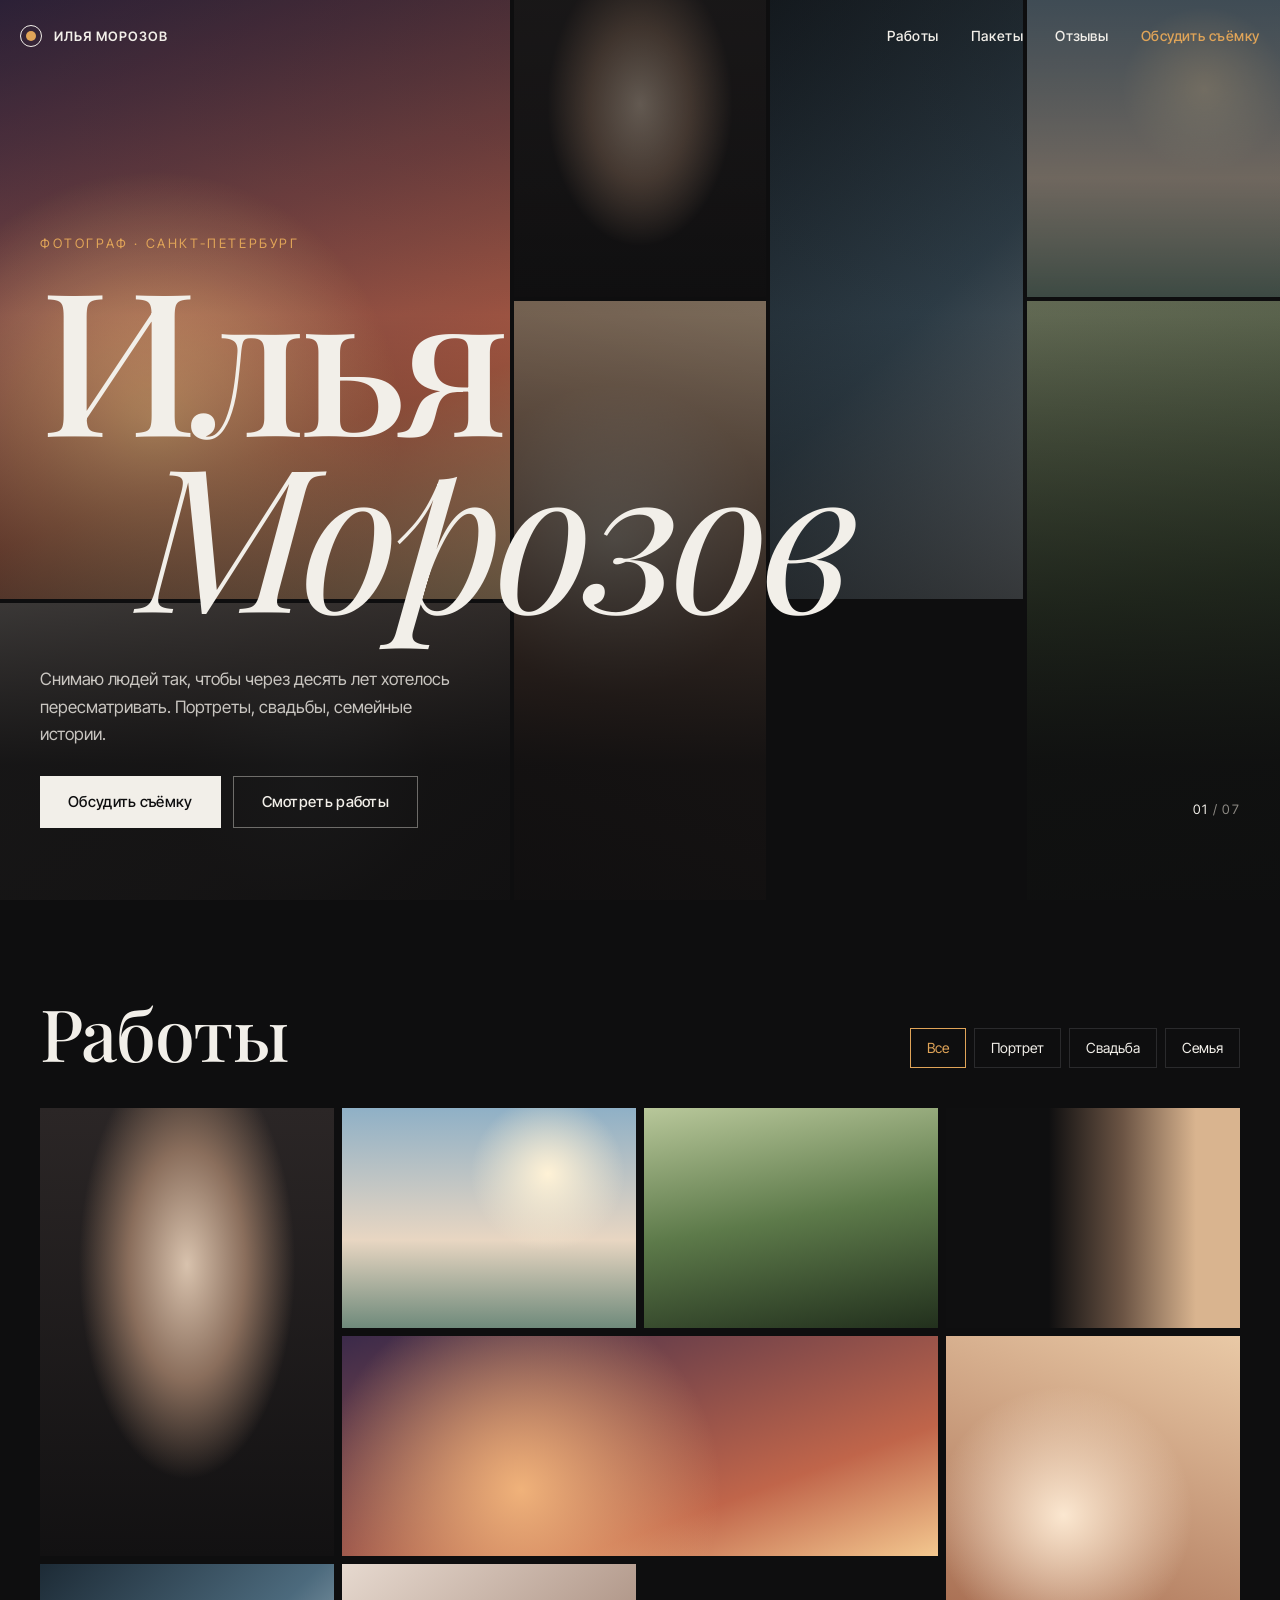
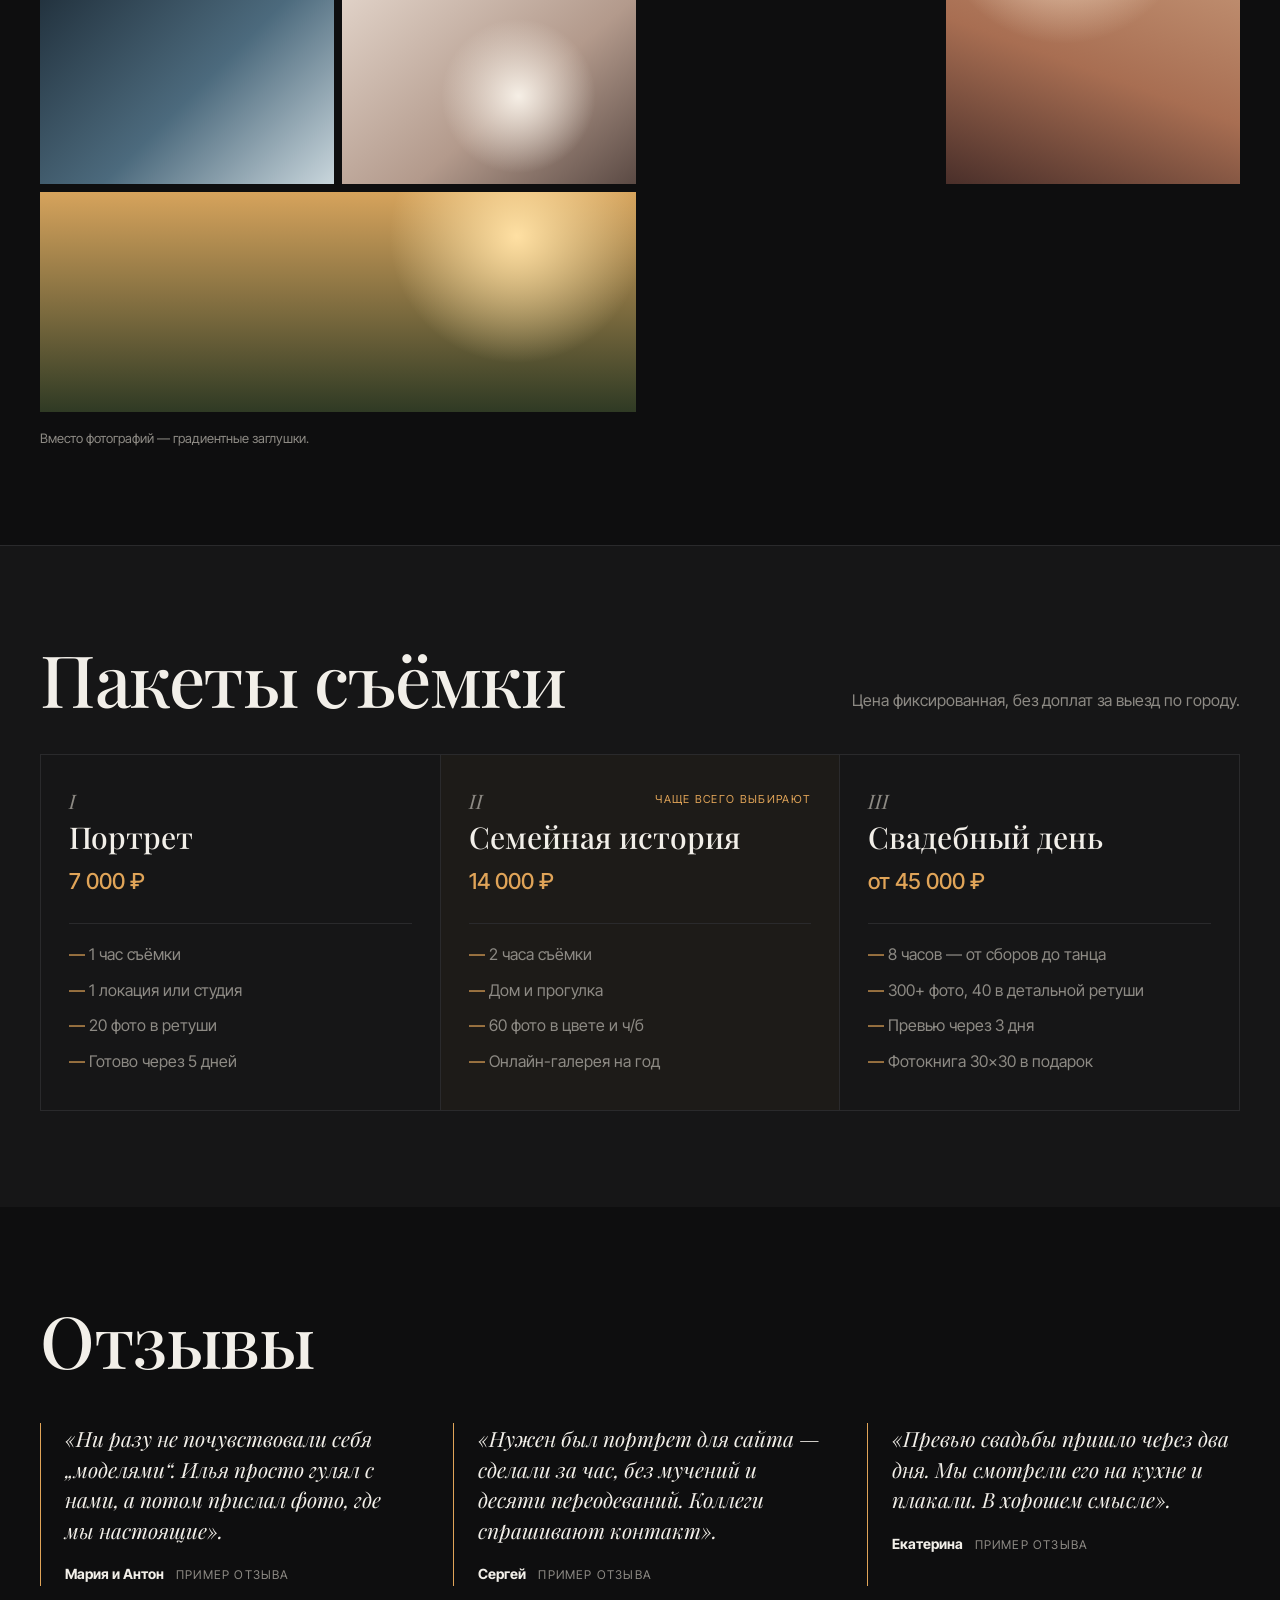
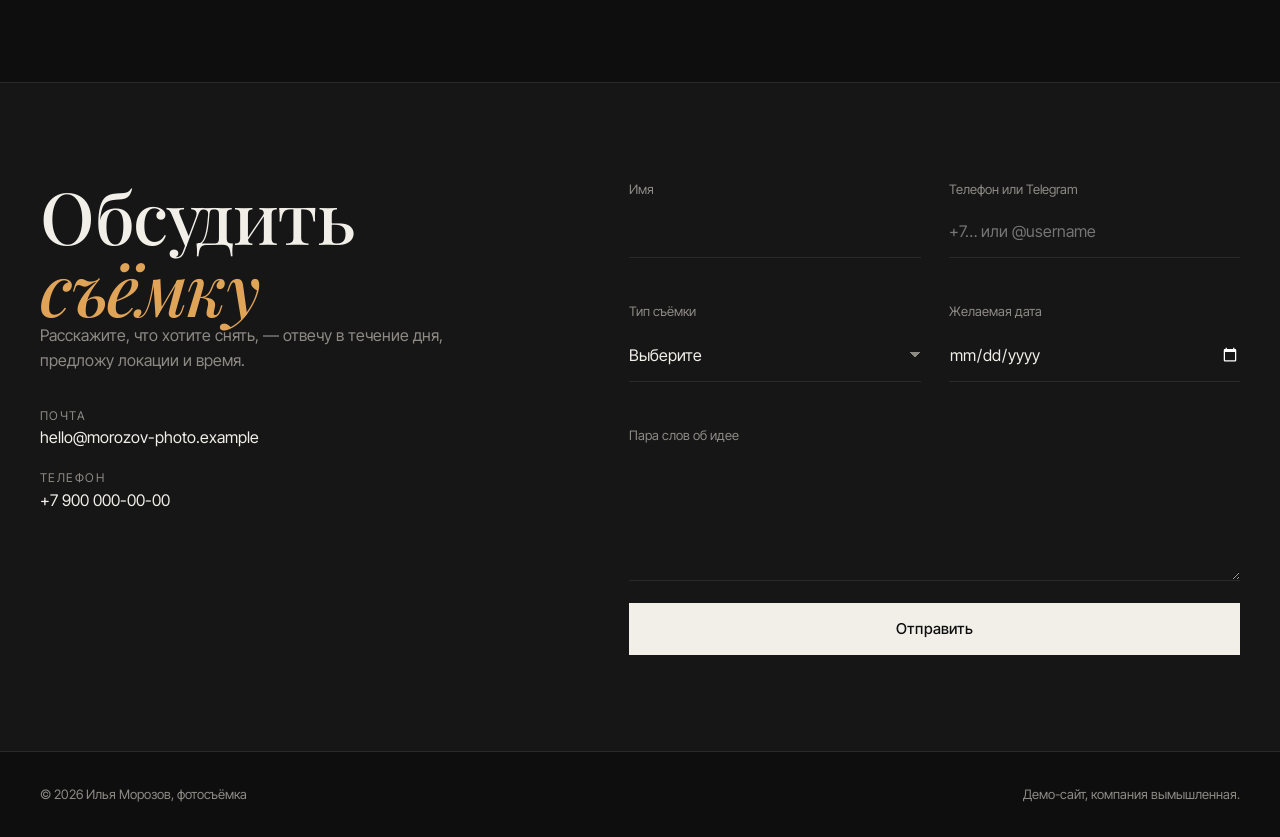
<file: photo/index.html>
<!DOCTYPE html>
<html lang="ru">
<head>
  <meta charset="UTF-8">
  <meta name="viewport" content="width=device-width, initial-scale=1">
  <title>Илья Морозов — портретная, свадебная и семейная фотосъёмка</title>
  <meta name="description" content="Фотограф в Санкт-Петербурге: портреты, свадьбы, семейные и love story съёмки. Пакеты от 7 000 ₽, готовые фото через 7 дней.">
  <meta name="theme-color" content="#0e0e0f">

  <meta property="og:type" content="website">
  <meta property="og:locale" content="ru_RU">
  <meta property="og:site_name" content="Илья Морозов, фотосъёмка">
  <meta property="og:title" content="Илья Морозов — фотографии, в которых вы узнаёте себя">
  <meta property="og:description" content="Портреты, свадьбы и семейные истории. Пакеты съёмки от 7 000 ₽, Санкт-Петербург и выезд.">
  <meta property="og:url" content="https://vit3ma3.github.io/landing_demo/photo/">
  <meta property="og:image" content="https://vit3ma3.github.io/landing_demo/photo/assets/og-image.png">
  <meta property="og:image:width" content="1200">
  <meta property="og:image:height" content="630">
  <meta name="twitter:card" content="summary_large_image">

  <link rel="icon" href="assets/favicon.svg" type="image/svg+xml">
  <link rel="apple-touch-icon" href="assets/apple-touch-icon.png">

  <link rel="preconnect" href="https://fonts.googleapis.com">
  <link rel="preconnect" href="https://fonts.gstatic.com" crossorigin>
  <link href="https://fonts.googleapis.com/css2?family=Inter+Tight:wght@400;500;600&family=Playfair+Display:ital,wght@0,500;1,400;1,500&display=swap" rel="stylesheet">
  <link rel="stylesheet" href="css/style.css">
</head>
<body>

  <header class="header">
    <div class="header__inner">
      <a href="#top" class="logo" aria-label="Илья Морозов — наверх">
        <span class="logo__mark" aria-hidden="true"></span>
        <span>Илья Морозов</span>
      </a>
      <button class="burger" type="button" aria-label="Открыть меню" aria-expanded="false" aria-controls="nav">
        <span></span><span></span>
      </button>
      <nav class="nav" id="nav">
        <a href="#works">Работы</a>
        <a href="#packages">Пакеты</a>
        <a href="#reviews">Отзывы</a>
        <a href="#contact" class="nav__cta">Обсудить съёмку</a>
      </nav>
    </div>
  </header>

  <main id="top">

    <section class="hero">
      <div class="hero__mosaic" aria-hidden="true">
        <div class="frame g1"></div>
        <div class="frame g2"></div>
        <div class="frame g3"></div>
        <div class="frame g4"></div>
        <div class="frame g5"></div>
        <div class="frame g6"></div>
        <div class="frame g7"></div>
      </div>
      <div class="hero__content">
        <p class="hero__kicker">Фотограф · Санкт-Петербург</p>
        <h1 class="hero__title">Илья<br><em>Морозов</em></h1>
        <p class="hero__lead">Снимаю людей так, чтобы через десять лет хотелось пересматривать. Портреты, свадьбы, семейные истории.</p>
        <div class="hero__actions">
          <a href="#contact" class="btn btn--light">Обсудить съёмку</a>
          <a href="#works" class="btn btn--line">Смотреть работы</a>
        </div>
      </div>
      <p class="hero__counter" aria-hidden="true"><span>01</span> / 07</p>
    </section>

    <section class="section" id="works">
      <div class="container">
        <div class="section__head">
          <h2 class="section__title">Работы</h2>
          <div class="filters" role="group" aria-label="Фильтр работ">
            <button type="button" class="filter is-active" data-filter="all" aria-pressed="true">Все</button>
            <button type="button" class="filter" data-filter="portrait" aria-pressed="false">Портрет</button>
            <button type="button" class="filter" data-filter="wedding" aria-pressed="false">Свадьба</button>
            <button type="button" class="filter" data-filter="family" aria-pressed="false">Семья</button>
          </div>
        </div>
        <ul class="gallery">
          <li class="shot shot--tall" data-cat="portrait"><button type="button" class="shot__btn g2" aria-label="Открыть: портрет в студии"><span class="shot__cap">Портрет в студии</span></button></li>
          <li class="shot" data-cat="wedding"><button type="button" class="shot__btn g4" aria-label="Открыть: свадьба на заливе"><span class="shot__cap">Свадьба на заливе</span></button></li>
          <li class="shot" data-cat="family"><button type="button" class="shot__btn g6" aria-label="Открыть: семья на даче"><span class="shot__cap">Семья на даче</span></button></li>
          <li class="shot shot--wide" data-cat="wedding"><button type="button" class="shot__btn g1" aria-label="Открыть: первый танец"><span class="shot__cap">Первый танец</span></button></li>
          <li class="shot" data-cat="portrait"><button type="button" class="shot__btn g8" aria-label="Открыть: портрет у окна"><span class="shot__cap">Портрет у окна</span></button></li>
          <li class="shot shot--tall" data-cat="family"><button type="button" class="shot__btn g5" aria-label="Открыть: утро с малышом"><span class="shot__cap">Утро с малышом</span></button></li>
          <li class="shot" data-cat="portrait"><button type="button" class="shot__btn g3" aria-label="Открыть: деловой портрет"><span class="shot__cap">Деловой портрет</span></button></li>
          <li class="shot" data-cat="wedding"><button type="button" class="shot__btn g7" aria-label="Открыть: сборы невесты"><span class="shot__cap">Сборы невесты</span></button></li>
          <li class="shot shot--wide" data-cat="family"><button type="button" class="shot__btn g9" aria-label="Открыть: прогулка в парке"><span class="shot__cap">Прогулка в парке</span></button></li>
        </ul>
        <p class="note">Вместо фотографий — градиентные заглушки.</p>
      </div>
    </section>

    <section class="section section--line" id="packages">
      <div class="container">
        <div class="section__head">
          <h2 class="section__title">Пакеты съёмки</h2>
          <p class="section__lead">Цена фиксированная, без доплат за выезд по городу.</p>
        </div>
        <ol class="packages">
          <li class="pack">
            <p class="pack__num">I</p>
            <h3 class="pack__name">Портрет</h3>
            <p class="pack__price">7 000 ₽</p>
            <ul class="pack__list">
              <li>1 час съёмки</li>
              <li>1 локация или студия</li>
              <li>20 фото в ретуши</li>
              <li>Готово через 5 дней</li>
            </ul>
          </li>
          <li class="pack pack--featured">
            <p class="pack__num">II</p>
            <h3 class="pack__name">Семейная история</h3>
            <p class="pack__price">14 000 ₽</p>
            <ul class="pack__list">
              <li>2 часа съёмки</li>
              <li>Дом и прогулка</li>
              <li>60 фото в цвете и ч/б</li>
              <li>Онлайн-галерея на год</li>
            </ul>
            <span class="pack__tag">чаще всего выбирают</span>
          </li>
          <li class="pack">
            <p class="pack__num">III</p>
            <h3 class="pack__name">Свадебный день</h3>
            <p class="pack__price">от 45 000 ₽</p>
            <ul class="pack__list">
              <li>8 часов — от сборов до танца</li>
              <li>300+ фото, 40 в детальной ретуши</li>
              <li>Превью через 3 дня</li>
              <li>Фотокнига 30×30 в подарок</li>
            </ul>
          </li>
        </ol>
      </div>
    </section>

    <section class="section" id="reviews">
      <div class="container">
        <h2 class="section__title">Отзывы</h2>
        <div class="reviews">
          <figure class="review">
            <blockquote>«Ни разу не почувствовали себя „моделями“. Илья просто гулял с нами, а потом прислал фото, где мы настоящие».</blockquote>
            <figcaption><b>Мария и Антон</b><span>пример отзыва</span></figcaption>
          </figure>
          <figure class="review">
            <blockquote>«Нужен был портрет для сайта — сделали за час, без мучений и десяти переодеваний. Коллеги спрашивают контакт».</blockquote>
            <figcaption><b>Сергей</b><span>пример отзыва</span></figcaption>
          </figure>
          <figure class="review">
            <blockquote>«Превью свадьбы пришло через два дня. Мы смотрели его на кухне и плакали. В хорошем смысле».</blockquote>
            <figcaption><b>Екатерина</b><span>пример отзыва</span></figcaption>
          </figure>
        </div>
      </div>
    </section>

    <section class="section section--line" id="contact">
      <div class="container contact">
        <div class="contact__text">
          <h2 class="section__title">Обсудить <em>съёмку</em></h2>
          <p class="section__lead">Расскажите, что хотите снять, — отвечу в течение дня, предложу локации и время.</p>
          <dl class="contact__info">
            <div><dt>Почта</dt><dd>hello@morozov-photo.example</dd></div>
            <div><dt>Телефон</dt><dd><a href="tel:+79000000000">+7 900 000-00-00</a></dd></div>
          </dl>
        </div>
        <form class="form" id="form" novalidate>
          <div class="field">
            <label for="f-name">Имя</label>
            <input id="f-name" name="name" type="text" autocomplete="name" required minlength="2">
            <p class="field__error" aria-live="polite"></p>
          </div>
          <div class="field">
            <label for="f-contact">Телефон или Telegram</label>
            <input id="f-contact" name="contact" type="text" autocomplete="tel" required placeholder="+7… или @username">
            <p class="field__error" aria-live="polite"></p>
          </div>
          <div class="field">
            <label for="f-type">Тип съёмки</label>
            <select id="f-type" name="type" required>
              <option value="">Выберите</option>
              <option>Портрет</option>
              <option>Семейная</option>
              <option>Свадьба</option>
              <option>Другое</option>
            </select>
            <p class="field__error" aria-live="polite"></p>
          </div>
          <div class="field">
            <label for="f-date">Желаемая дата</label>
            <input id="f-date" name="date" type="date">
            <p class="field__error" aria-live="polite"></p>
          </div>
          <div class="field field--full">
            <label for="f-msg">Пара слов об идее</label>
            <textarea id="f-msg" name="message" rows="4" maxlength="1000"></textarea>
          </div>
          <button type="submit" class="btn btn--light field--full">Отправить</button>
          <p class="form__success field--full" role="status" hidden>Спасибо! Сообщение отправлено — напишу вам в течение дня.<br><small>Это демо: данные никуда не отправляются.</small></p>
        </form>
      </div>
    </section>

  </main>

  <footer class="footer">
    <div class="container footer__inner">
      <p>© <span id="year">2026</span> Илья Морозов, фотосъёмка</p>
      <p>Демо-сайт, компания вымышленная.</p>
    </div>
  </footer>

  <div class="lightbox" id="lightbox" hidden>
    <button type="button" class="lightbox__close" aria-label="Закрыть">×</button>
    <button type="button" class="lightbox__nav lightbox__nav--prev" aria-label="Предыдущее фото">‹</button>
    <figure class="lightbox__figure">
      <div class="lightbox__img"></div>
      <figcaption class="lightbox__cap"></figcaption>
    </figure>
    <button type="button" class="lightbox__nav lightbox__nav--next" aria-label="Следующее фото">›</button>
  </div>

  <script src="js/main.js"></script>
</body>
</html>
</file>
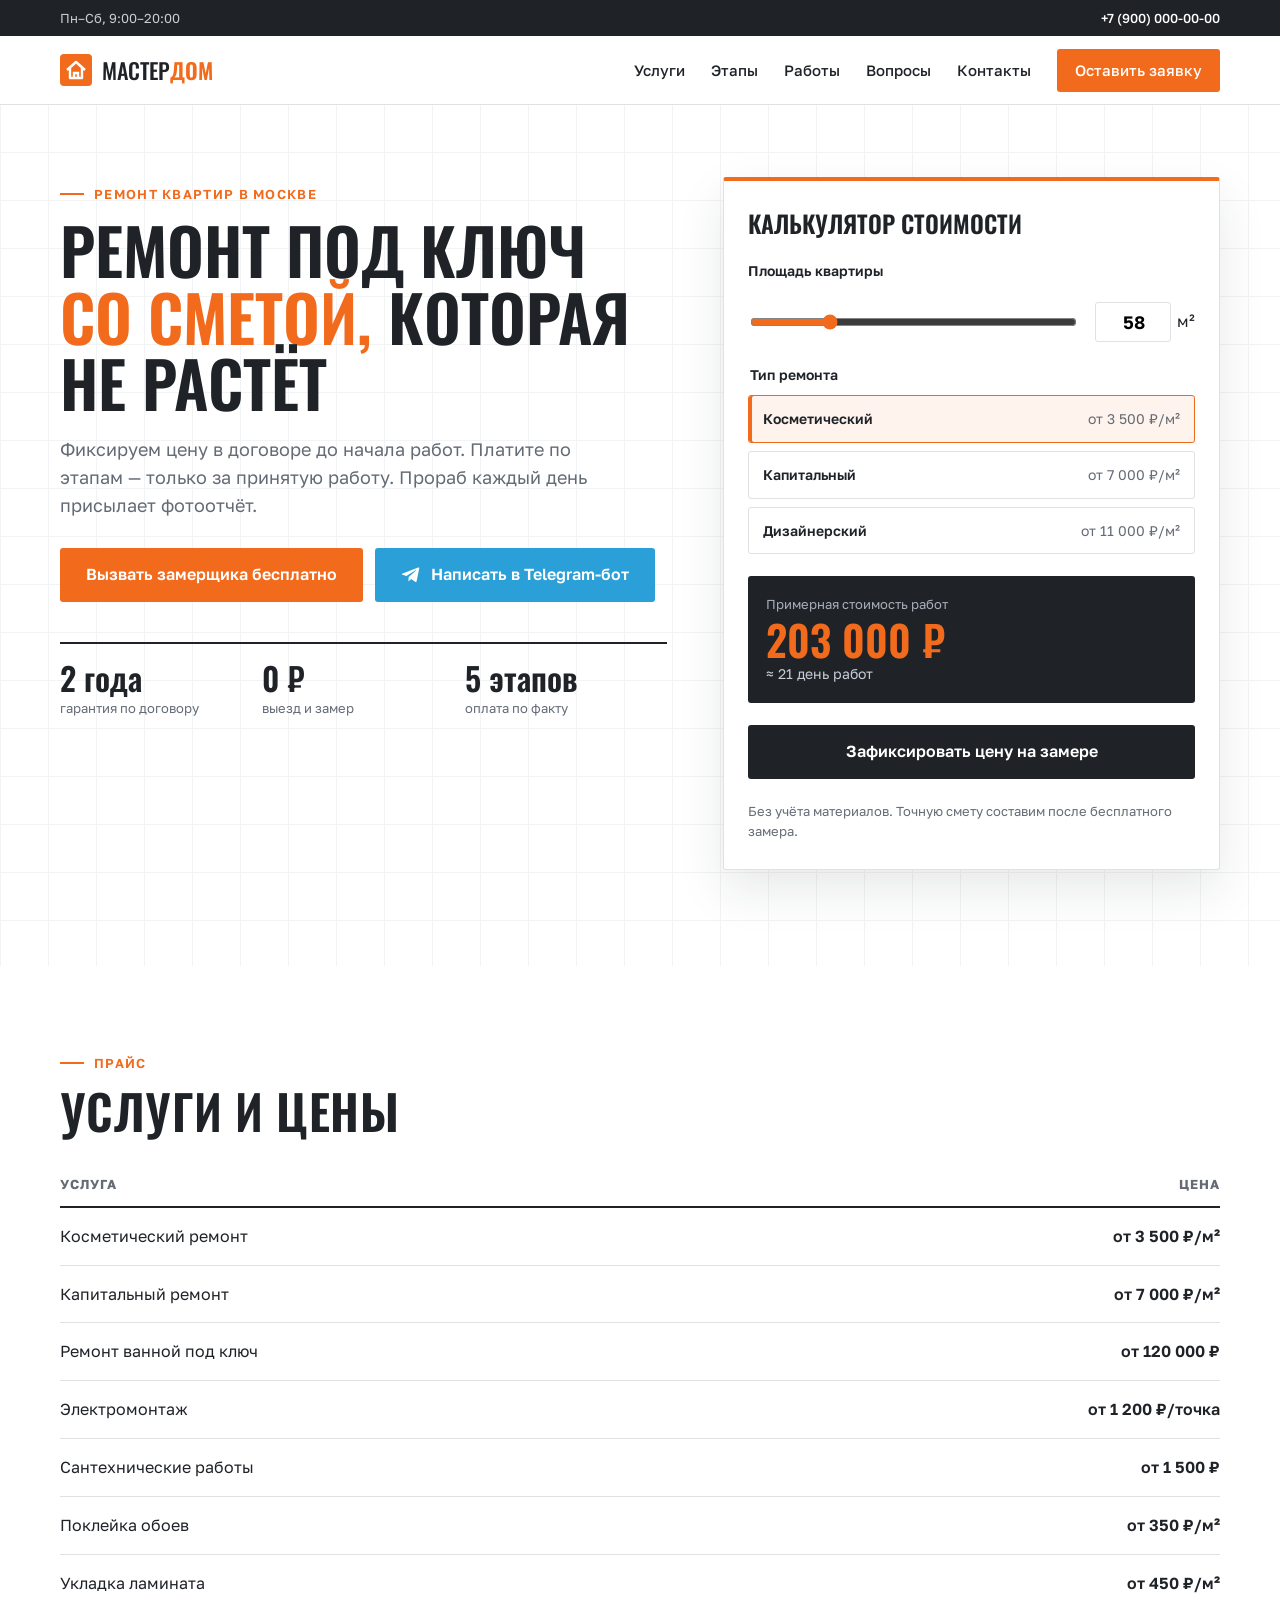
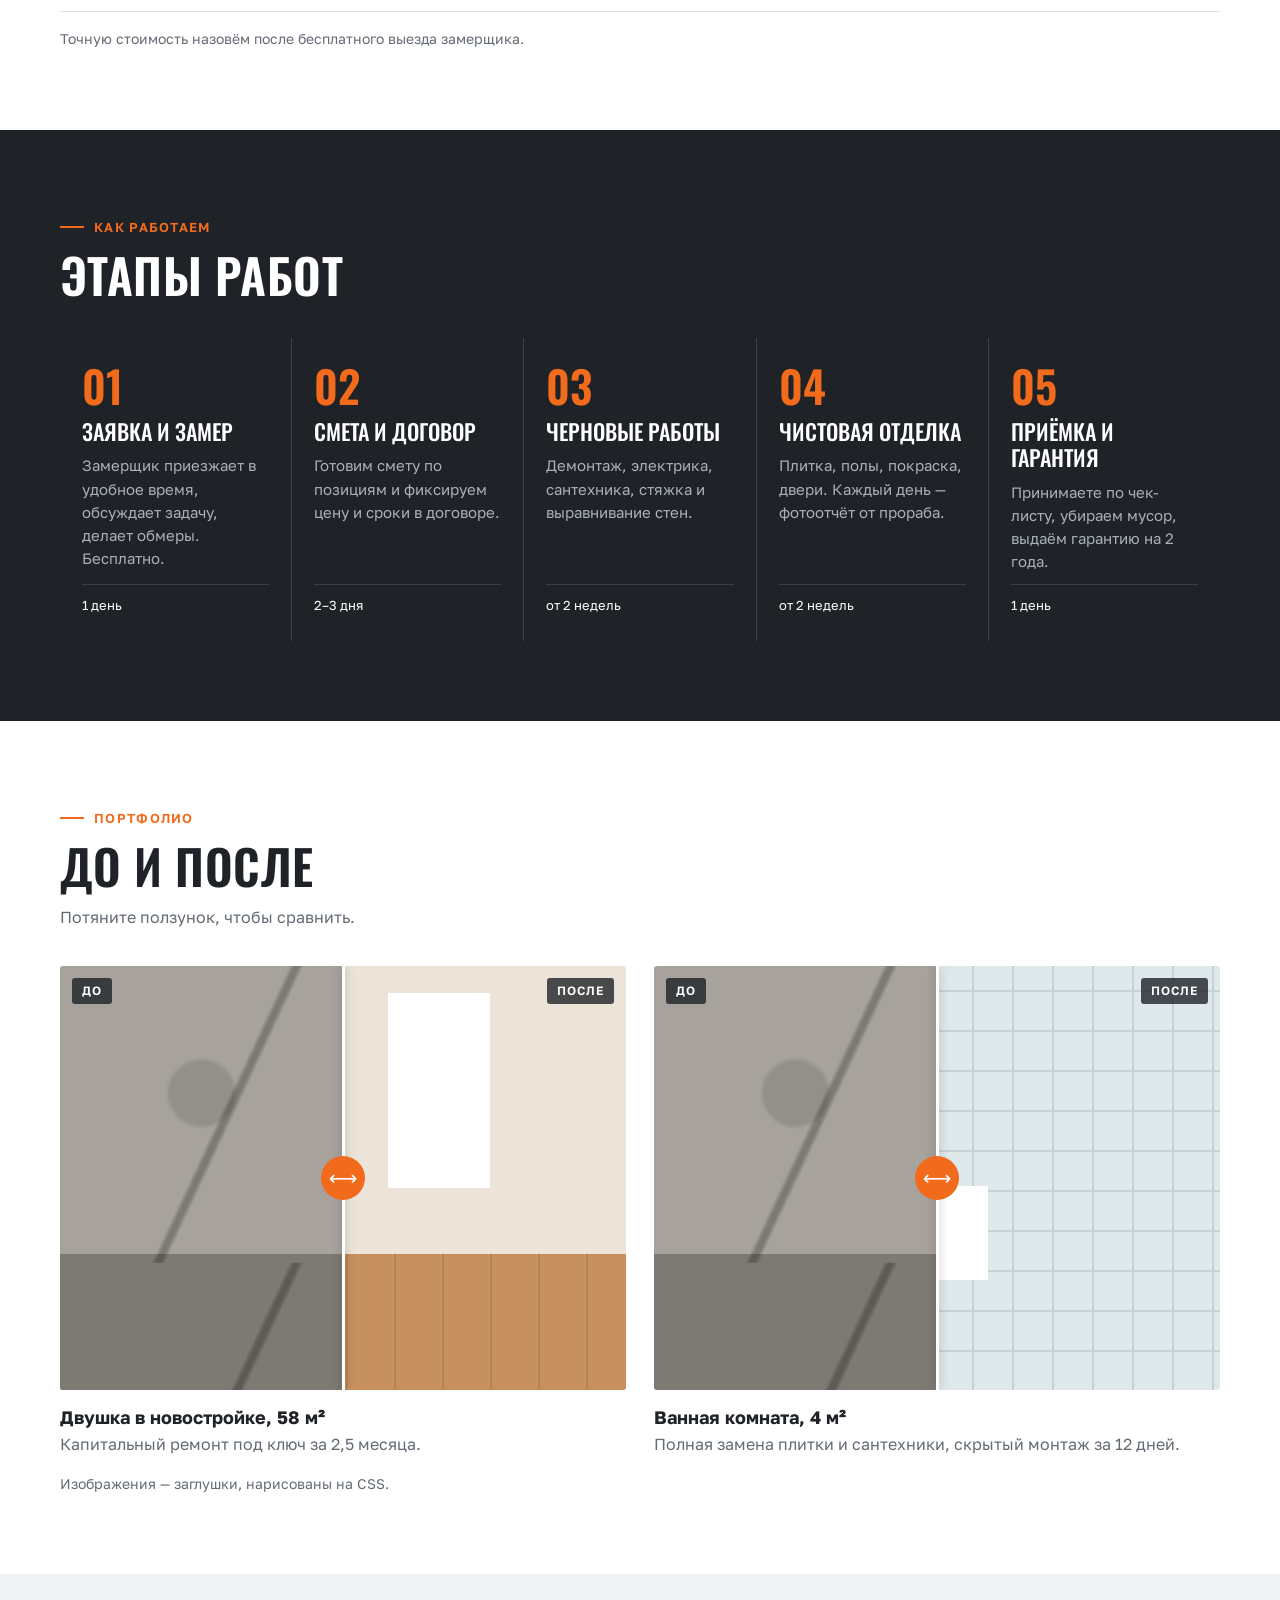
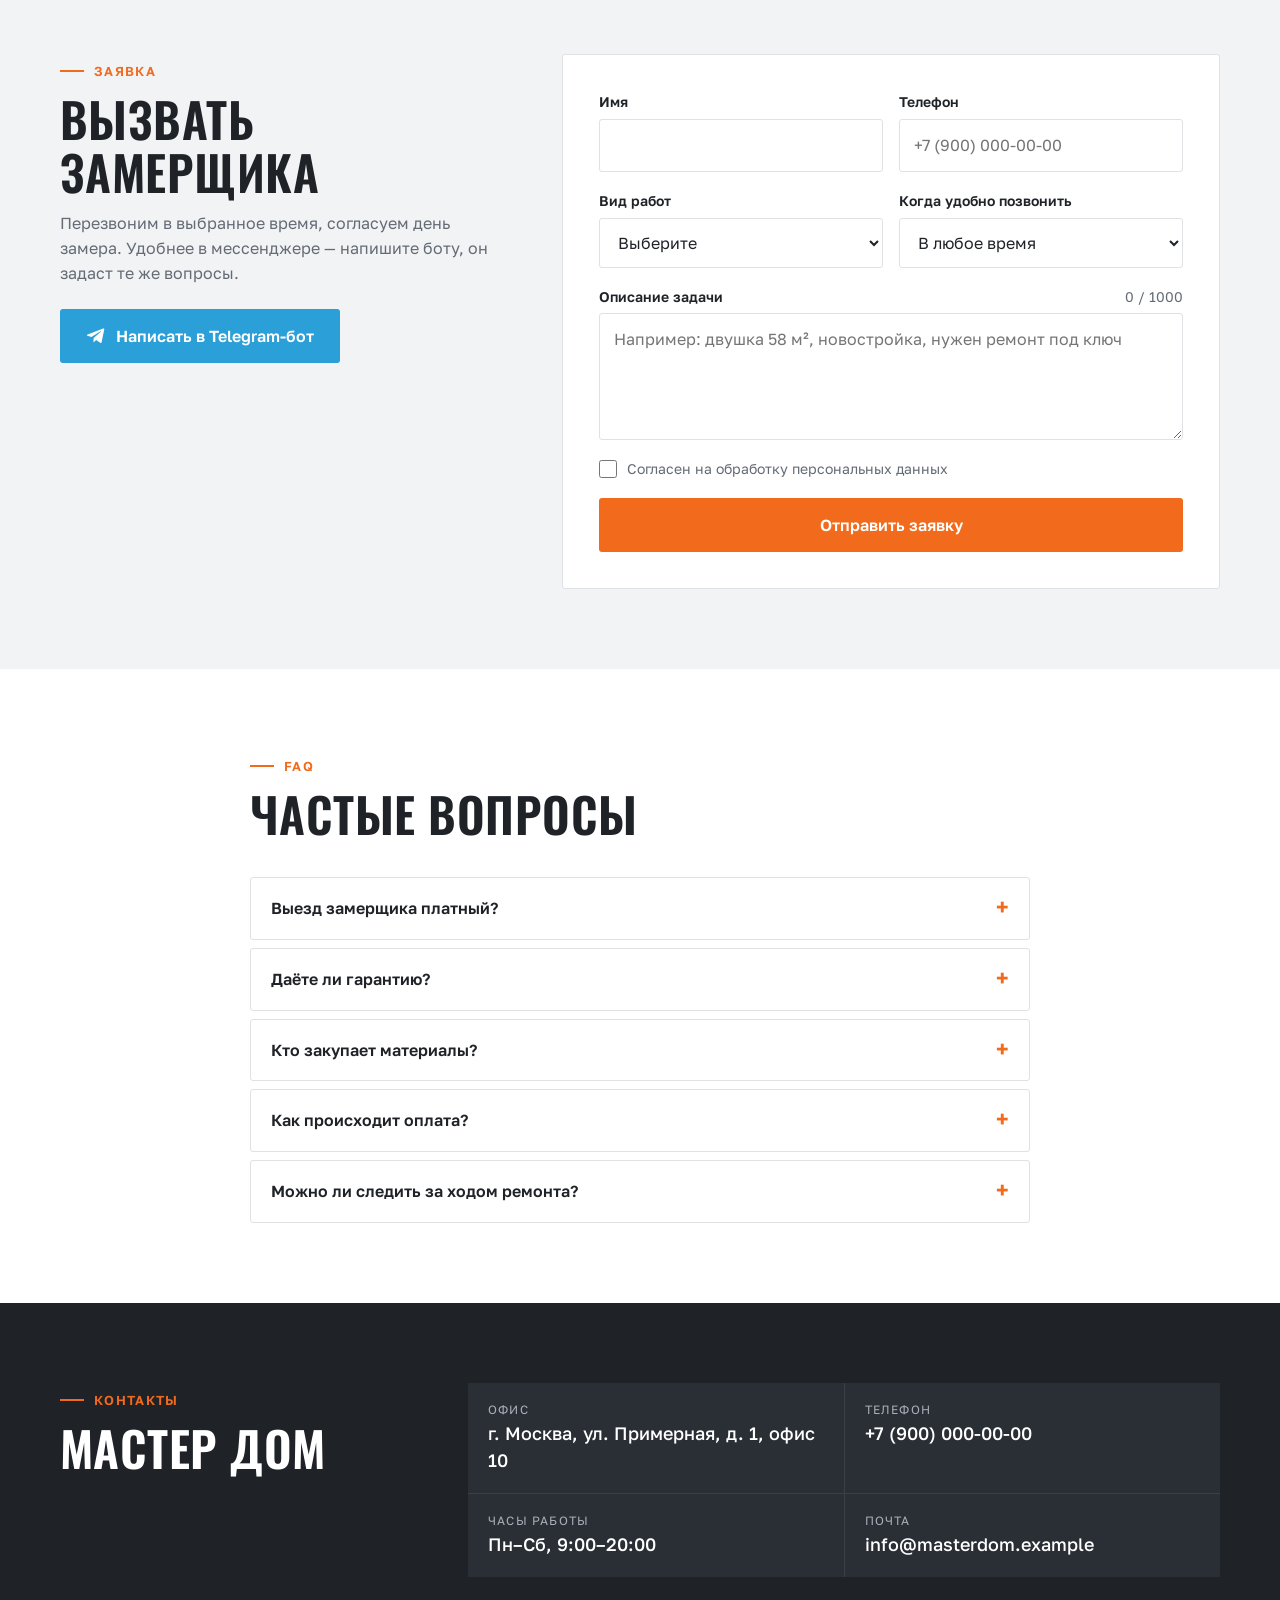
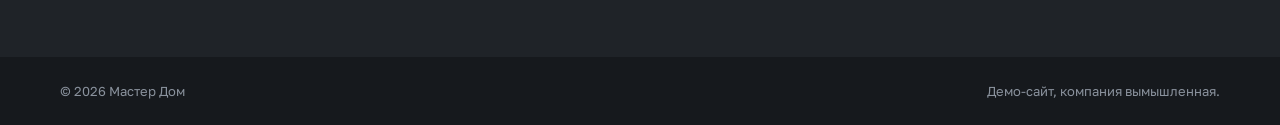
<file: remont/index.html>
<!DOCTYPE html>
<html lang="ru">
<head>
  <meta charset="UTF-8">
  <meta name="viewport" content="width=device-width, initial-scale=1">
  <title>Мастер Дом — ремонт квартир под ключ в Москве</title>
  <meta name="description" content="Косметический и капитальный ремонт квартир, ванные под ключ, электрика и сантехника. Бесплатный замер, гарантия 2 года, оплата по этапам.">
  <meta name="theme-color" content="#1f2328">

  <meta property="og:type" content="website">
  <meta property="og:locale" content="ru_RU">
  <meta property="og:site_name" content="Мастер Дом">
  <meta property="og:title" content="Мастер Дом — ремонт квартир с фиксированной сметой">
  <meta property="og:description" content="Посчитайте примерную стоимость ремонта онлайн. Бесплатный выезд замерщика, гарантия 2 года, оплата по этапам.">
  <meta property="og:url" content="https://vit3ma3.github.io/landing_demo/remont/">
  <meta property="og:image" content="https://vit3ma3.github.io/landing_demo/remont/assets/og-image.png">
  <meta property="og:image:width" content="1200">
  <meta property="og:image:height" content="630">
  <meta name="twitter:card" content="summary_large_image">

  <link rel="icon" href="assets/favicon.svg" type="image/svg+xml">
  <link rel="apple-touch-icon" href="assets/apple-touch-icon.png">

  <link rel="preconnect" href="https://fonts.googleapis.com">
  <link rel="preconnect" href="https://fonts.gstatic.com" crossorigin>
  <link href="https://fonts.googleapis.com/css2?family=Golos+Text:wght@400;500;600&family=Oswald:wght@500;600&display=swap" rel="stylesheet">
  <link rel="stylesheet" href="css/style.css">
</head>
<body>

  <div class="topbar">
    <div class="container topbar__inner">
      <span>Пн–Сб, 9:00–20:00</span>
      <a href="tel:+79000000000">+7 (900) 000-00-00</a>
    </div>
  </div>

  <header class="header">
    <div class="container header__inner">
      <a href="#top" class="logo" aria-label="Мастер Дом — наверх">
        <svg class="logo__mark" viewBox="0 0 32 32" aria-hidden="true"><use href="#house"/></svg>
        <span>Мастер<b>Дом</b></span>
      </a>
      <button class="burger" type="button" aria-label="Открыть меню" aria-expanded="false" aria-controls="nav">
        <span></span><span></span><span></span>
      </button>
      <nav class="nav" id="nav">
        <a href="#services">Услуги</a>
        <a href="#steps">Этапы</a>
        <a href="#works">Работы</a>
        <a href="#faq">Вопросы</a>
        <a href="#contacts">Контакты</a>
        <a href="#order" class="nav__cta">Оставить заявку</a>
      </nav>
    </div>
  </header>

  <main id="top">

    <section class="hero">
      <div class="container hero__inner">
        <div class="hero__text">
          <p class="label">Ремонт квартир в Москве</p>
          <h1 class="hero__title">Ремонт под ключ <span>со сметой,</span> которая не растёт</h1>
          <p class="hero__lead">Фиксируем цену в договоре до начала работ. Платите по этапам — только за принятую работу. Прораб каждый день присылает фотоотчёт.</p>
          <div class="hero__actions">
            <a href="#order" class="btn btn--accent">Вызвать замерщика бесплатно</a>
            <a href="https://t.me/application_intake_demo_bot" class="btn btn--tg" target="_blank" rel="noopener">
              <svg viewBox="0 0 24 24" aria-hidden="true"><use href="#tg"/></svg>
              Написать в Telegram-бот
            </a>
          </div>
          <ul class="stats">
            <li><b>2 года</b><span>гарантия по договору</span></li>
            <li><b>0 ₽</b><span>выезд и замер</span></li>
            <li><b>5 этапов</b><span>оплата по факту</span></li>
          </ul>
        </div>

        <form class="calc" id="calc" aria-labelledby="calc-title">
          <h2 class="calc__title" id="calc-title">Калькулятор стоимости</h2>
          <div class="calc__row">
            <label for="area">Площадь квартиры</label>
            <div class="calc__area">
              <input type="range" id="area-range" min="15" max="200" step="1" value="58" aria-label="Площадь, ползунок">
              <div class="calc__num"><input type="number" id="area" min="15" max="200" value="58" inputmode="numeric"><span>м²</span></div>
            </div>
          </div>
          <fieldset class="calc__row">
            <legend>Тип ремонта</legend>
            <div class="calc__types">
              <label class="type"><input type="radio" name="kind" value="3500" data-days="0.35" data-work="Косметический ремонт" checked><span><b>Косметический</b>от 3 500 ₽/м²</span></label>
              <label class="type"><input type="radio" name="kind" value="7000" data-days="0.9" data-work="Капитальный ремонт"><span><b>Капитальный</b>от 7 000 ₽/м²</span></label>
              <label class="type"><input type="radio" name="kind" value="11000" data-days="1.3" data-work="Капитальный ремонт"><span><b>Дизайнерский</b>от 11 000 ₽/м²</span></label>
            </div>
          </fieldset>
          <div class="calc__result" aria-live="polite">
            <p class="calc__caption">Примерная стоимость работ</p>
            <p class="calc__sum" id="calc-sum">203 000 ₽</p>
            <p class="calc__days" id="calc-days">≈ 21 день</p>
          </div>
          <a href="#order" class="btn btn--dark calc__btn" id="calc-order">Зафиксировать цену на замере</a>
          <p class="calc__note">Без учёта материалов. Точную смету составим после бесплатного замера.</p>
        </form>
      </div>
    </section>

    <section class="section" id="services">
      <div class="container">
        <div class="section__head">
          <p class="label">Прайс</p>
          <h2 class="section__title">Услуги и цены</h2>
        </div>
        <table class="price">
          <thead><tr><th scope="col">Услуга</th><th scope="col">Цена</th></tr></thead>
          <tbody>
            <tr><td>Косметический ремонт</td><td>от 3 500 ₽/м²</td></tr>
            <tr><td>Капитальный ремонт</td><td>от 7 000 ₽/м²</td></tr>
            <tr><td>Ремонт ванной под ключ</td><td>от 120 000 ₽</td></tr>
            <tr><td>Электромонтаж</td><td>от 1 200 ₽/точка</td></tr>
            <tr><td>Сантехнические работы</td><td>от 1 500 ₽</td></tr>
            <tr><td>Поклейка обоев</td><td>от 350 ₽/м²</td></tr>
            <tr><td>Укладка ламината</td><td>от 450 ₽/м²</td></tr>
          </tbody>
        </table>
        <p class="note">Точную стоимость назовём после бесплатного выезда замерщика.</p>
      </div>
    </section>

    <section class="section section--dark" id="steps">
      <div class="container">
        <div class="section__head">
          <p class="label">Как работаем</p>
          <h2 class="section__title">Этапы работ</h2>
        </div>
        <ol class="steps">
          <li class="step">
            <span class="step__num">01</span>
            <h3>Заявка и замер</h3>
            <p>Замерщик приезжает в удобное время, обсуждает задачу, делает обмеры. Бесплатно.</p>
            <span class="step__time">1 день</span>
          </li>
          <li class="step">
            <span class="step__num">02</span>
            <h3>Смета и договор</h3>
            <p>Готовим смету по позициям и фиксируем цену и сроки в договоре.</p>
            <span class="step__time">2–3 дня</span>
          </li>
          <li class="step">
            <span class="step__num">03</span>
            <h3>Черновые работы</h3>
            <p>Демонтаж, электрика, сантехника, стяжка и выравнивание стен.</p>
            <span class="step__time">от 2 недель</span>
          </li>
          <li class="step">
            <span class="step__num">04</span>
            <h3>Чистовая отделка</h3>
            <p>Плитка, полы, покраска, двери. Каждый день — фотоотчёт от прораба.</p>
            <span class="step__time">от 2 недель</span>
          </li>
          <li class="step">
            <span class="step__num">05</span>
            <h3>Приёмка и гарантия</h3>
            <p>Принимаете по чек-листу, убираем мусор, выдаём гарантию на 2 года.</p>
            <span class="step__time">1 день</span>
          </li>
        </ol>
      </div>
    </section>

    <section class="section" id="works">
      <div class="container">
        <div class="section__head">
          <p class="label">Портфолио</p>
          <h2 class="section__title">До и после</h2>
          <p class="section__lead">Потяните ползунок, чтобы сравнить.</p>
        </div>
        <div class="works">
          <figure class="ba">
            <div class="ba__frame" style="--pos: 50%">
              <div class="ba__img ba__img--after ba--flat" aria-hidden="true"></div>
              <div class="ba__img ba__img--before" aria-hidden="true"></div>
              <span class="ba__tag ba__tag--before">До</span>
              <span class="ba__tag ba__tag--after">После</span>
              <input class="ba__range" type="range" min="0" max="100" value="50" aria-label="Сравнение до и после: двушка в новостройке">
            </div>
            <figcaption><b>Двушка в новостройке, 58 м²</b>Капитальный ремонт под ключ за 2,5 месяца.</figcaption>
          </figure>
          <figure class="ba">
            <div class="ba__frame" style="--pos: 50%">
              <div class="ba__img ba__img--after ba--bath" aria-hidden="true"></div>
              <div class="ba__img ba__img--before" aria-hidden="true"></div>
              <span class="ba__tag ba__tag--before">До</span>
              <span class="ba__tag ba__tag--after">После</span>
              <input class="ba__range" type="range" min="0" max="100" value="50" aria-label="Сравнение до и после: ванная комната">
            </div>
            <figcaption><b>Ванная комната, 4 м²</b>Полная замена плитки и сантехники, скрытый монтаж за 12 дней.</figcaption>
          </figure>
        </div>
        <p class="note">Изображения — заглушки, нарисованы на CSS.</p>
      </div>
    </section>

    <section class="section section--gray" id="order">
      <div class="container order">
        <div class="order__text">
          <p class="label">Заявка</p>
          <h2 class="section__title">Вызвать замерщика</h2>
          <p class="section__lead">Перезвоним в выбранное время, согласуем день замера. Удобнее в мессенджере — напишите боту, он задаст те же вопросы.</p>
          <a href="https://t.me/application_intake_demo_bot" class="btn btn--tg" target="_blank" rel="noopener">
            <svg viewBox="0 0 24 24" aria-hidden="true"><use href="#tg"/></svg>
            Написать в Telegram-бот
          </a>
        </div>
        <form class="form" id="form" novalidate>
          <div class="field">
            <label for="f-name">Имя</label>
            <input id="f-name" name="name" type="text" autocomplete="name" required>
            <p class="field__error" aria-live="polite"></p>
          </div>
          <div class="field">
            <label for="f-phone">Телефон</label>
            <input id="f-phone" name="phone" type="tel" autocomplete="tel" placeholder="+7 (900) 000-00-00" required>
            <p class="field__error" aria-live="polite"></p>
          </div>
          <div class="field">
            <label for="f-work">Вид работ</label>
            <select id="f-work" name="work" required>
              <option value="">Выберите</option>
              <option>Косметический ремонт</option>
              <option>Капитальный ремонт</option>
              <option>Ванная / санузел</option>
              <option>Электрика</option>
              <option>Сантехника</option>
              <option>Другое</option>
            </select>
            <p class="field__error" aria-live="polite"></p>
          </div>
          <div class="field">
            <label for="f-time">Когда удобно позвонить</label>
            <select id="f-time" name="time">
              <option>В любое время</option>
              <option>Утром (9–12)</option>
              <option>Днём (12–17)</option>
              <option>Вечером (17–20)</option>
            </select>
          </div>
          <div class="field field--full">
            <label for="f-desc">Описание задачи <span class="field__count" id="f-count">0 / 1000</span></label>
            <textarea id="f-desc" name="desc" rows="4" maxlength="1000" placeholder="Например: двушка 58 м², новостройка, нужен ремонт под ключ"></textarea>
          </div>
          <label class="check field--full">
            <input type="checkbox" name="agree" required>
            <span>Согласен на обработку персональных данных</span>
          </label>
          <p class="field__error field--full" id="agree-error" aria-live="polite"></p>
          <button type="submit" class="btn btn--accent field--full">Отправить заявку</button>
          <div class="form__success field--full" role="status" hidden>
            <b>Заявка отправлена</b>
            <p>Мы свяжемся с вами в выбранное время. <small>Это демо: заявка никуда не отправляется.</small></p>
          </div>
        </form>
      </div>
    </section>

    <section class="section" id="faq">
      <div class="container container--narrow">
        <div class="section__head">
          <p class="label">FAQ</p>
          <h2 class="section__title">Частые вопросы</h2>
        </div>
        <div class="faq">
          <details class="faq__item">
            <summary>Выезд замерщика платный?</summary>
            <div class="faq__body"><p>Нет, выезд и замер бесплатные в пределах города.</p></div>
          </details>
          <details class="faq__item">
            <summary>Даёте ли гарантию?</summary>
            <div class="faq__body"><p>Да, гарантия на все работы — 2 года, фиксируем в договоре.</p></div>
          </details>
          <details class="faq__item">
            <summary>Кто закупает материалы?</summary>
            <div class="faq__body"><p>Можем закупить сами со скидкой поставщика или работать с вашими материалами.</p></div>
          </details>
          <details class="faq__item">
            <summary>Как происходит оплата?</summary>
            <div class="faq__body"><p>Поэтапно: оплачиваете только выполненный и принятый этап работ.</p></div>
          </details>
          <details class="faq__item">
            <summary>Можно ли следить за ходом ремонта?</summary>
            <div class="faq__body"><p>Да, прораб присылает фотоотчёт в мессенджер каждый день.</p></div>
          </details>
        </div>
      </div>
    </section>

    <section class="section section--dark" id="contacts">
      <div class="container contacts">
        <div>
          <p class="label">Контакты</p>
          <h2 class="section__title">Мастер Дом</h2>
        </div>
        <dl class="contacts__list">
          <div><dt>Офис</dt><dd>г. Москва, ул. Примерная, д. 1, офис 10</dd></div>
          <div><dt>Телефон</dt><dd><a href="tel:+79000000000">+7 (900) 000-00-00</a></dd></div>
          <div><dt>Часы работы</dt><dd>Пн–Сб, 9:00–20:00</dd></div>
          <div><dt>Почта</dt><dd>info@masterdom.example</dd></div>
        </dl>
      </div>
    </section>

  </main>

  <footer class="footer">
    <div class="container footer__inner">
      <p>© <span id="year">2026</span> Мастер Дом</p>
      <p>Демо-сайт, компания вымышленная.</p>
    </div>
  </footer>

  <svg width="0" height="0" style="position:absolute" aria-hidden="true">
    <symbol id="house" viewBox="0 0 32 32">
      <rect width="32" height="32" rx="4" fill="#f26b1d"/>
      <path d="M7 16 16 8l9 8M10 14v10h12V14" fill="none" stroke="#fff" stroke-width="2.4" stroke-linejoin="round"/>
      <path d="M14 24v-5h4v5" fill="none" stroke="#fff" stroke-width="2.4"/>
    </symbol>
    <symbol id="tg" viewBox="0 0 24 24">
      <path fill="currentColor" d="M21.9 4.3 18.7 19.4c-.2 1-.9 1.3-1.7.8l-4.8-3.5-2.3 2.2c-.3.3-.5.5-1 .5l.3-4.9 8.9-8c.4-.3-.1-.5-.6-.2L6.5 13.2 1.8 11.7c-1-.3-1-1 .2-1.5L20.6 3c.9-.3 1.6.2 1.3 1.3z"/>
    </symbol>
  </svg>

  <script src="js/main.js"></script>
</body>
</html>
</file>
<file: coffee/css/style.css>
/* ---------- Переменные ---------- */
:root {
  --cream: #f5ece0;
  --paper: #ede0cd;
  --card: #fbf6ef;
  --coffee: #3b2418;
  --coffee-2: #5a3a28;
  --muted: #7b6455;
  --terra: #c4623a;
  --terra-dark: #a94f2c;
  --green: #5b7a4a;

  --font-head: "Lora", Georgia, serif;
  --font-body: "Nunito", system-ui, -apple-system, "Segoe UI", sans-serif;

  --radius: 18px;
  --container: 1080px;
  --header-h: 64px;
}

/* ---------- Сброс ---------- */
*, *::before, *::after { box-sizing: border-box; }
html { scroll-behavior: smooth; scroll-padding-top: var(--header-h); }
body {
  margin: 0;
  background: var(--cream);
  color: var(--coffee);
  font: 400 17px/1.6 var(--font-body);
  -webkit-font-smoothing: antialiased;
}
h1, h2, h3, p, ul { margin: 0; }
ul { padding: 0; list-style: none; }
a { color: inherit; }
button { font: inherit; color: inherit; }
svg { display: block; }
:focus-visible { outline: 2px dashed var(--terra); outline-offset: 3px; }

@media (prefers-reduced-motion: reduce) {
  html { scroll-behavior: auto; }
  *, *::before, *::after { transition: none !important; animation: none !important; }
}

/* ---------- Общие ---------- */
.container { width: 100%; max-width: var(--container); margin: 0 auto; padding: 0 20px; }
.section { padding: 80px 0; }
.section--paper { background: var(--paper); }
.section__head { text-align: center; margin-bottom: 36px; }
.section__title { font: 700 clamp(34px, 7vw, 52px)/1.1 var(--font-head); }
.section__lead { margin-top: 10px; color: var(--muted); }
.note { margin-top: 18px; text-align: center; font-size: 14px; color: var(--muted); }

.btn {
  display: inline-flex;
  align-items: center;
  justify-content: center;
  min-height: 52px;
  padding: 0 26px;
  border-radius: 14px;
  font-weight: 700;
  text-decoration: none;
  transition: background .2s, transform .2s;
}
.btn:hover { transform: translateY(-2px); }
.btn--primary { background: var(--coffee); color: var(--cream); }
.btn--primary:hover { background: var(--coffee-2); }
.btn--soft { background: var(--paper); }

/* ---------- Шапка ---------- */
.header { position: sticky; top: 0; z-index: 10; background: var(--cream); transition: box-shadow .2s; }
.header.is-scrolled { box-shadow: 0 1px 0 rgba(59, 36, 24, .12); }
.header__inner { display: flex; align-items: center; justify-content: space-between; height: var(--header-h); }
.logo { display: flex; align-items: center; gap: 8px; font: 700 24px/1 var(--font-head); text-decoration: none; }
.logo__mark { width: 26px; height: 26px; color: var(--terra); }

.burger { display: flex; flex-direction: column; justify-content: center; gap: 7px; width: 44px; height: 44px; padding: 0 10px; border: 0; background: none; cursor: pointer; }
.burger span { height: 2px; border-radius: 2px; background: var(--coffee); transition: transform .25s; }
.burger[aria-expanded="true"] span:first-child { transform: translateY(4.5px) rotate(45deg); }
.burger[aria-expanded="true"] span:last-child { transform: translateY(-4.5px) rotate(-45deg); }

.nav {
  position: fixed;
  inset: var(--header-h) 12px auto;
  display: flex;
  flex-direction: column;
  padding: 12px 20px;
  background: var(--card);
  border-radius: var(--radius);
  box-shadow: 0 16px 40px rgba(59, 36, 24, .15);
  opacity: 0;
  visibility: hidden;
  transform: scale(.98);
  transition: opacity .2s, transform .2s, visibility .2s;
}
.nav.is-open { opacity: 1; visibility: visible; transform: none; }
.nav a { padding: 12px 0; font-weight: 600; text-decoration: none; }

@media (min-width: 760px) {
  .burger { display: none; }
  .nav { position: static; flex-direction: row; gap: 28px; padding: 0; background: none; box-shadow: none; opacity: 1; visibility: visible; transform: none; }
  .nav a { padding: 0; }
  .nav a:hover { color: var(--terra); }
}

/* ---------- Первый экран ---------- */
.hero {
  position: relative;
  padding: 56px 0 120px;
  text-align: center;
  background:
    radial-gradient(circle at 15% 20%, rgba(196, 98, 58, .12) 0, transparent 30%),
    radial-gradient(circle at 85% 70%, rgba(91, 122, 74, .12) 0, transparent 30%);
}
.hero__inner { position: relative; display: flex; flex-direction: column; align-items: center; }
.hero__bean { width: 64px; height: 64px; color: var(--terra); animation: sway 6s ease-in-out infinite; }
.hero__since { margin-top: 18px; font-size: 14px; font-weight: 700; letter-spacing: .14em; text-transform: uppercase; color: var(--muted); }
.hero__title { font: 700 clamp(88px, 26vw, 220px)/.9 var(--font-head); letter-spacing: -.03em; padding-bottom: .2em; }
.hero__lead { margin-top: 8px; max-width: 520px; font-size: 19px; color: var(--coffee-2); }
.hero__actions { display: flex; flex-wrap: wrap; justify-content: center; gap: 12px; margin-top: 30px; }
.hero__badge {
  display: grid;
  place-content: center;
  gap: 2px;
  width: 140px;
  height: 140px;
  margin-top: 36px;
  border-radius: 50%;
  background: var(--terra);
  color: #fff;
  font-size: 14px;
  line-height: 1.25;
  text-decoration: none;
  transform: rotate(-8deg);
  box-shadow: 0 0 0 6px var(--cream), 0 0 0 7px var(--terra);
  transition: transform .3s;
}
.hero__badge:hover { transform: rotate(0) scale(1.04); }
.hero__badge b { font: 700 24px/1 var(--font-head); }
.hero__badge-label { font-size: 11px; font-weight: 700; letter-spacing: .1em; text-transform: uppercase; opacity: .85; }
.wave { position: absolute; left: 0; bottom: -1px; width: 100%; height: 60px; fill: var(--paper); }

@keyframes sway {
  50% { transform: rotate(14deg); }
}

@media (min-width: 900px) {
  .hero { padding: 72px 0 140px; }
  .hero__badge { position: absolute; right: 2%; top: 46%; margin: 0; width: 160px; height: 160px; }
}

/* ---------- Меню ---------- */
.tabs { display: flex; justify-content: center; gap: 6px; padding: 6px; margin: 0 auto 28px; width: fit-content; max-width: 100%; background: var(--cream); border-radius: 999px; }
.tab { padding: 10px 18px; border: 0; border-radius: 999px; background: none; font-weight: 700; cursor: pointer; transition: background .2s, color .2s; }
.tab[aria-selected="true"] { background: var(--coffee); color: var(--cream); }

.menu { max-width: 680px; margin: 0 auto; }
.menu__panel { padding: 28px 24px; background: var(--card); border-radius: var(--radius); }
.menu__panel + .menu__panel { margin-top: 16px; }
.menu__cat { font: 500 italic 26px/1.2 var(--font-head); margin-bottom: 14px; color: var(--terra); }
.has-tabs .menu__panel + .menu__panel { margin-top: 0; }
.has-tabs .menu__cat { position: absolute; width: 1px; height: 1px; overflow: hidden; clip: rect(0 0 0 0); }
.menu__list { display: grid; gap: 4px; }
.dish { display: flex; align-items: baseline; gap: 10px; padding: 10px 0; }
.dish__name { font-weight: 700; font-size: 18px; }
.dish__name small { display: block; font-weight: 400; font-size: 14px; color: var(--muted); }
.dish__dots { flex: 1; min-width: 20px; border-bottom: 2px dotted rgba(59, 36, 24, .25); transform: translateY(-5px); }
.dish__price { font: 700 20px/1 var(--font-head); white-space: nowrap; }

/* ---------- Акция ---------- */
.promo { padding: 64px 0; background: var(--coffee); color: var(--cream); }
.promo__inner { display: grid; gap: 24px; justify-items: center; text-align: center; }
.promo__stamp { display: grid; place-items: center; width: 120px; height: 120px; border: 2px dashed rgba(245, 236, 224, .4); border-radius: 50%; color: var(--terra); }
.promo__stamp svg { width: 70%; }
.promo__label { font-size: 13px; font-weight: 700; letter-spacing: .14em; text-transform: uppercase; color: #e9a27f; }
.promo__title { margin-top: 6px; font: 700 clamp(30px, 6vw, 46px)/1.15 var(--font-head); }
.promo__desc { margin-top: 10px; color: rgba(245, 236, 224, .75); }
.promo__timer { padding: 10px 18px; border-radius: 999px; background: rgba(245, 236, 224, .1); font-size: 15px; }

@media (min-width: 900px) {
  .promo__inner { grid-template-columns: auto 1fr auto; text-align: left; justify-items: start; gap: 40px; align-items: center; }
}

/* ---------- Филиалы ---------- */
.branches { display: grid; gap: 16px; }
.branch { padding: 26px 24px; background: var(--card); border-radius: var(--radius); border: 1px solid rgba(59, 36, 24, .08); }
.branch__name { font: 700 26px/1.2 var(--font-head); }
.branch__addr { margin-top: 6px; }
.branch__hours { color: var(--muted); font-size: 15px; }
.branch__status { margin-top: 14px; display: inline-flex; align-items: center; gap: 8px; font-size: 14px; font-weight: 700; }
.branch__status:empty { display: none; }
.branch__status::before { content: ""; width: 8px; height: 8px; border-radius: 50%; background: currentColor; }
.branch.is-open .branch__status { color: var(--green); }
.branch.is-closed .branch__status { color: var(--muted); }

@media (min-width: 640px) { .branches { grid-template-columns: repeat(2, 1fr); } }
@media (min-width: 1000px) { .branches { grid-template-columns: repeat(4, 1fr); } }

/* ---------- Соцсети ---------- */
.social { display: grid; gap: 28px; justify-items: center; text-align: center; }
.social__list { display: grid; gap: 12px; width: 100%; max-width: 760px; }
.social__link {
  display: flex;
  align-items: center;
  gap: 14px;
  padding: 16px 20px;
  border-radius: 14px;
  background: var(--card);
  font-weight: 700;
  text-align: left;
  text-decoration: none;
  transition: transform .2s;
}
.social__link:hover { transform: translateY(-2px); }
.social__link svg { width: 24px; height: 24px; color: var(--terra); flex: none; }
.social__link small { margin-left: auto; font-weight: 400; font-size: 13px; color: var(--muted); }

@media (min-width: 760px) { .social__list { grid-template-columns: repeat(3, 1fr); } }

/* ---------- Подвал ---------- */
.footer { padding: 28px 0; background: var(--coffee); color: rgba(245, 236, 224, .7); font-size: 14px; }
.footer__inner { display: flex; flex-wrap: wrap; justify-content: space-between; gap: 8px; }
</file>
<file: massage/css/style.css>
/* ---------- Переменные ---------- */
:root {
  --bg: #f6f2ec;
  --bg-soft: #ece6dc;
  --surface: #fffdf9;
  --line: #ddd4c6;
  --text: #2f3a33;
  --muted: #6f776f;
  --sage: #7d8f7a;
  --sage-dark: #5f735c;
  --sand: #d9c6a8;

  --font-head: "Cormorant Garamond", Georgia, serif;
  --font-body: "Manrope", system-ui, -apple-system, "Segoe UI", sans-serif;

  --radius: 22px;
  --container: 1140px;
  --header-h: 68px;
}

/* ---------- Сброс ---------- */
*, *::before, *::after { box-sizing: border-box; }
html { scroll-behavior: smooth; scroll-padding-top: var(--header-h); }
body {
  margin: 0;
  background: var(--bg);
  color: var(--text);
  font: 400 16px/1.7 var(--font-body);
  -webkit-font-smoothing: antialiased;
}
h1, h2, h3, p, ul, dl, dd, figure { margin: 0; }
ul { padding: 0; list-style: none; }
a { color: inherit; }
svg { display: block; }
:focus-visible { outline: 2px solid var(--sage-dark); outline-offset: 3px; }

@media (prefers-reduced-motion: reduce) {
  html { scroll-behavior: auto; }
  *, *::before, *::after { transition: none !important; animation: none !important; }
}

/* ---------- Общие ---------- */
.container { width: 100%; max-width: var(--container); margin: 0 auto; padding: 0 20px; }
.container--narrow { max-width: 780px; }

.section { padding: 80px 0; }
.section--soft { background: var(--bg-soft); }
.section__head { margin-bottom: 40px; max-width: 620px; }
.section__title {
  font: 500 clamp(36px, 7vw, 54px)/1.05 var(--font-head);
  letter-spacing: -.01em;
}
.section__lead { margin-top: 12px; color: var(--muted); }
.note { margin-top: 20px; font-size: 13px; color: var(--muted); }

.btn {
  display: inline-flex;
  align-items: center;
  justify-content: center;
  min-height: 52px;
  padding: 0 28px;
  border-radius: 999px;
  font-weight: 600;
  font-size: 15px;
  text-decoration: none;
  transition: background .2s, color .2s, border-color .2s;
}
.btn--primary { background: var(--sage); color: #fff; }
.btn--primary:hover { background: var(--sage-dark); }
.btn--ghost { border: 1.5px solid var(--line); }
.btn--ghost:hover { border-color: var(--sage); color: var(--sage-dark); }

/* ---------- Шапка ---------- */
.header {
  position: sticky;
  top: 0;
  z-index: 10;
  background: rgba(246, 242, 236, .9);
  backdrop-filter: blur(10px);
  border-bottom: 1px solid transparent;
  transition: border-color .2s;
}
.header.is-scrolled { border-color: var(--line); }
.header__inner { display: flex; align-items: center; justify-content: space-between; height: var(--header-h); }

.logo {
  display: flex;
  align-items: center;
  gap: 10px;
  font: 600 22px/1 var(--font-head);
  text-decoration: none;
}
.logo__mark { width: 28px; height: 28px; color: var(--sage); }

.burger {
  display: flex;
  flex-direction: column;
  justify-content: center;
  gap: 7px;
  width: 44px;
  height: 44px;
  padding: 0 10px;
  border: 0;
  background: none;
  cursor: pointer;
}
.burger span { height: 1.5px; background: var(--text); transition: transform .25s; }
.burger[aria-expanded="true"] span:first-child { transform: translateY(4.25px) rotate(45deg); }
.burger[aria-expanded="true"] span:last-child { transform: translateY(-4.25px) rotate(-45deg); }

.nav {
  position: fixed;
  inset: var(--header-h) 0 auto;
  display: flex;
  flex-direction: column;
  gap: 4px;
  padding: 16px 20px 28px;
  background: var(--bg);
  border-bottom: 1px solid var(--line);
  transform: translateY(-8px);
  opacity: 0;
  visibility: hidden;
  transition: opacity .2s, transform .2s, visibility .2s;
}
.nav.is-open { opacity: 1; transform: none; visibility: visible; }
.nav a { padding: 10px 0; text-decoration: none; font-weight: 500; }
.nav a:hover { color: var(--sage-dark); }
.nav__cta { color: var(--sage-dark); }

@media (min-width: 900px) {
  .burger { display: none; }
  .nav {
    position: static;
    flex-direction: row;
    align-items: center;
    gap: 28px;
    padding: 0;
    background: none;
    border: 0;
    opacity: 1;
    transform: none;
    visibility: visible;
  }
  .nav a { font-size: 15px; }
  .nav__cta { padding: 8px 18px !important; border: 1.5px solid var(--sage); border-radius: 999px; }
}

/* ---------- Первый экран ---------- */
.hero { padding: 40px 0 80px; overflow: hidden; }
.hero__inner { display: grid; gap: 48px; align-items: center; }
.hero__note { font-size: 14px; color: var(--muted); margin-bottom: 18px; }
.hero__title { font: 500 clamp(44px, 10vw, 76px)/1 var(--font-head); letter-spacing: -.015em; }
.hero__title em { font-style: italic; color: var(--sage-dark); }
.hero__lead { margin-top: 22px; max-width: 520px; font-size: 17px; color: var(--muted); }
.hero__actions { display: flex; flex-wrap: wrap; gap: 12px; margin-top: 32px; }
.hero__facts { display: flex; flex-wrap: wrap; gap: 12px 32px; margin-top: 40px; font-size: 14px; color: var(--muted); }
.hero__facts b { display: block; font: 600 24px/1.2 var(--font-head); color: var(--text); }

.hero__visual { position: relative; aspect-ratio: 1; max-width: 480px; width: 100%; margin: 0 auto; }
.blob { position: absolute; border-radius: 58% 42% 46% 54% / 52% 44% 56% 48%; }
.blob--back { inset: 4% 0 0 8%; background: var(--sand); opacity: .55; animation: morph 14s ease-in-out infinite alternate; }
.blob--front {
  inset: 0 8% 8% 0;
  display: grid;
  place-items: center;
  background: linear-gradient(160deg, #e7ece3, #c9d3c4);
  border-radius: 44% 56% 60% 40% / 48% 52% 48% 52%;
  animation: morph 18s ease-in-out infinite alternate-reverse;
}
.blob--front svg { width: 52%; }
.hero__tag {
  position: absolute;
  right: 4%;
  bottom: 12%;
  padding: 8px 14px;
  border-radius: 999px;
  background: var(--surface);
  font-size: 12px;
  color: var(--muted);
  box-shadow: 0 6px 20px rgba(47, 58, 51, .08);
}
@keyframes morph {
  50% { border-radius: 40% 60% 54% 46% / 60% 40% 60% 40%; }
}

@media (min-width: 900px) {
  .hero { padding: 64px 0 110px; }
  .hero__inner { grid-template-columns: 1.15fr 1fr; gap: 64px; }
}

/* ---------- Услуги ---------- */
.services { display: grid; gap: 16px; }
.service {
  display: flex;
  flex-direction: column;
  gap: 8px;
  padding: 26px;
  background: var(--surface);
  border-radius: var(--radius);
}
.service__top { display: flex; justify-content: space-between; gap: 16px; align-items: baseline; }
.service h3 { font: 600 24px/1.2 var(--font-head); }
.service__price { font-weight: 600; white-space: nowrap; color: var(--sage-dark); }
.service p { color: var(--muted); font-size: 15px; }
.service__time { margin-top: auto; padding-top: 8px; font-size: 13px; color: var(--muted); }
.service--accent { background: var(--sage); color: #fff; }
.service--accent .service__price,
.service--accent p,
.service--accent .service__time { color: rgba(255, 255, 255, .85); }

@media (min-width: 680px) { .services { grid-template-columns: repeat(2, 1fr); } }
@media (min-width: 1000px) { .services { grid-template-columns: repeat(3, 1fr); } }

/* ---------- Обо мне ---------- */
.about { display: grid; gap: 40px; align-items: center; }
.about__photo {
  aspect-ratio: 4 / 5;
  max-width: 380px;
  width: 100%;
  display: grid;
  place-items: end center;
  background: linear-gradient(180deg, #f2ece2, #e2d8c8);
  border-radius: 200px 200px var(--radius) var(--radius);
  overflow: hidden;
}
.about__photo svg { width: 78%; }
.about__text { display: grid; gap: 18px; max-width: 580px; }
.about__quote { font: italic 500 26px/1.3 var(--font-head); color: var(--sage-dark); }
.about__text > p:not(.about__quote) { color: var(--muted); }
.about__list { display: grid; gap: 10px; }
.about__list li { padding-left: 26px; position: relative; }
.about__list li::before {
  content: "";
  position: absolute;
  left: 0;
  top: .65em;
  width: 12px;
  height: 12px;
  border-radius: 50% 0 50% 0;
  background: var(--sage);
}

@media (min-width: 900px) { .about { grid-template-columns: 380px 1fr; gap: 80px; } }

/* ---------- Сертификаты ---------- */
.certs { display: grid; gap: 20px; }
.cert__paper {
  aspect-ratio: 1.41;
  display: flex;
  flex-direction: column;
  justify-content: center;
  gap: 10px;
  padding: 0 18%;
  margin-bottom: 16px;
  background: var(--surface);
  border: 1px solid var(--line);
  border-radius: 6px;
  box-shadow: inset 0 0 0 10px var(--surface), inset 0 0 0 11px var(--sand);
}
.cert__paper span { height: 6px; border-radius: 3px; background: var(--bg-soft); }
.cert__paper span:first-child { height: 10px; width: 60%; margin: 0 auto 6px; background: var(--sand); }
.cert__name { font: 600 21px/1.25 var(--font-head); }
.cert__meta { font-size: 14px; color: var(--muted); }

@media (min-width: 760px) { .certs { grid-template-columns: repeat(3, 1fr); gap: 28px; } }

/* ---------- Запись ---------- */
.booking { padding: 80px 0; background: var(--sage); color: #fff; }
.booking__inner { display: grid; gap: 32px; align-items: center; }
.booking__lead { margin-top: 12px; max-width: 440px; color: rgba(255, 255, 255, .85); }
.booking__cards { display: grid; gap: 14px; }
.channel {
  display: grid;
  grid-template-columns: auto 1fr;
  column-gap: 16px;
  align-items: center;
  padding: 20px 24px;
  border-radius: var(--radius);
  background: rgba(255, 255, 255, .12);
  border: 1px solid rgba(255, 255, 255, .25);
  text-decoration: none;
  transition: background .2s;
}
.channel:hover { background: rgba(255, 255, 255, .22); }
.channel svg { grid-row: span 2; width: 32px; height: 32px; }
.channel__name { font: 600 24px/1.1 var(--font-head); }
.channel__hint { font-size: 14px; opacity: .8; }

@media (min-width: 900px) {
  .booking__inner { grid-template-columns: 1fr 1fr; }
  .booking__cards { grid-template-columns: 1fr 1fr; }
}

/* ---------- FAQ ---------- */
.faq { margin-top: 32px; border-top: 1px solid var(--line); }
.faq__item { border-bottom: 1px solid var(--line); }
.faq__item summary {
  display: flex;
  justify-content: space-between;
  gap: 20px;
  padding: 22px 0;
  font: 600 22px/1.3 var(--font-head);
  cursor: pointer;
  list-style: none;
}
.faq__item summary::-webkit-details-marker { display: none; }
.faq__item summary::after {
  content: "+";
  font: 400 26px/1 var(--font-body);
  color: var(--sage);
  transition: transform .25s;
}
.faq__item[open] summary::after { transform: rotate(45deg); }
.faq__body { overflow: hidden; }
.faq__body p { padding-bottom: 22px; color: var(--muted); }

/* ---------- Контакты ---------- */
.contacts { display: grid; gap: 36px; align-items: center; }
.contacts__list { display: grid; gap: 22px; margin-top: 28px; }
.contacts__list dt { font-size: 13px; color: var(--muted); }
.contacts__list dd { font-size: 17px; }
.contacts__list a { text-decoration: none; border-bottom: 1px solid var(--sand); }
.map { border-radius: var(--radius); overflow: hidden; aspect-ratio: 400 / 260; }
.map svg { width: 100%; height: 100%; }

@media (min-width: 900px) { .contacts { grid-template-columns: 1fr 1.2fr; gap: 64px; } }

/* ---------- Подвал ---------- */
.footer { padding: 28px 0; font-size: 13px; color: var(--muted); }
.footer__inner { display: flex; flex-wrap: wrap; justify-content: space-between; gap: 8px; }
</file>
<file: photo/css/style.css>
/* ---------- Переменные ---------- */
:root {
  --bg: #0e0e0f;
  --bg-2: #161617;
  --line: #2a2a2c;
  --text: #f2efe9;
  --muted: #8d8a84;
  --accent: #e0a458;

  --font-head: "Playfair Display", Georgia, serif;
  --font-body: "Inter Tight", system-ui, -apple-system, "Segoe UI", sans-serif;

  --container: 1240px;
  --header-h: 72px;
}

/* ---------- Сброс ---------- */
*, *::before, *::after { box-sizing: border-box; }
html { scroll-behavior: smooth; scroll-padding-top: var(--header-h); }
body {
  margin: 0;
  background: var(--bg);
  color: var(--text);
  font: 400 16px/1.6 var(--font-body);
  -webkit-font-smoothing: antialiased;
}
h1, h2, h3, p, ul, ol, dl, dd, figure, blockquote { margin: 0; }
ul, ol { padding: 0; list-style: none; }
a { color: inherit; }
button { font: inherit; color: inherit; }
:focus-visible { outline: 2px solid var(--accent); outline-offset: 3px; }
body.is-locked { overflow: hidden; }

@media (prefers-reduced-motion: reduce) {
  html { scroll-behavior: auto; }
  *, *::before, *::after { transition: none !important; animation: none !important; }
}

/* ---------- Градиенты-заглушки вместо фото ---------- */
.g1 { background: radial-gradient(circle at 30% 70%, #f0b27a 0, transparent 45%), linear-gradient(160deg, #3b2a4a, #c0654a 70%, #f3c78f); }
.g2 { background: radial-gradient(ellipse at 50% 35%, #d8c2ad 0, #8a6e5c 28%, transparent 52%), linear-gradient(180deg, #2b2626, #121112); }
.g3 { background: linear-gradient(135deg, #1d2b36, #4c6a7d 55%, #c9d6dc); }
.g4 { background: radial-gradient(circle at 70% 30%, #fff2d6 0, transparent 30%), linear-gradient(180deg, #8fb0c6, #e8d6c2 60%, #6f8a7b); }
.g5 { background: radial-gradient(circle at 40% 40%, #fbe7d0 0, transparent 40%), linear-gradient(200deg, #e9c9a6, #a86e52 70%, #4a2f2a); }
.g6 { background: linear-gradient(170deg, #b8c79a, #5d7a4a 50%, #22301d); }
.g7 { background: radial-gradient(circle at 60% 60%, #f6efe6 0, transparent 35%), linear-gradient(140deg, #e6d9cf, #b39a8c 60%, #5b4a44); }
.g8 { background: linear-gradient(90deg, #0f0f10 0, #0f0f10 35%, #6b5444 60%, #d9b48f 85%); }
.g9 { background: radial-gradient(circle at 80% 20%, #ffe0a3 0, transparent 25%), linear-gradient(180deg, #d6a35c, #7b6a3e 55%, #2f3a24); }

/* ---------- Общие ---------- */
.container { width: 100%; max-width: var(--container); margin: 0 auto; padding: 0 20px; }
.section { padding: 96px 0; }
.section--line { border-top: 1px solid var(--line); background: var(--bg-2); }
.section__head { display: flex; flex-wrap: wrap; justify-content: space-between; align-items: end; gap: 20px; margin-bottom: 40px; }
.section__title { font: 500 clamp(40px, 8vw, 72px)/1 var(--font-head); letter-spacing: -.02em; }
.section__title em { font-style: italic; color: var(--accent); }
.section__lead { color: var(--muted); max-width: 420px; }
.note { margin-top: 16px; font-size: 13px; color: var(--muted); }

.btn {
  display: inline-flex;
  align-items: center;
  justify-content: center;
  min-height: 52px;
  padding: 0 28px;
  border: 0;
  font-weight: 500;
  font-size: 15px;
  letter-spacing: .02em;
  text-decoration: none;
  cursor: pointer;
  transition: background .2s, color .2s, border-color .2s;
}
.btn--light { background: var(--text); color: var(--bg); }
.btn--light:hover { background: var(--accent); }
.btn--line { border: 1px solid rgba(242, 239, 233, .4); }
.btn--line:hover { border-color: var(--text); }

/* ---------- Шапка ---------- */
.header {
  position: fixed;
  inset: 0 0 auto;
  z-index: 20;
  transition: background .3s;
}
.header.is-scrolled { background: rgba(14, 14, 15, .92); backdrop-filter: blur(8px); }
.header__inner { display: flex; align-items: center; justify-content: space-between; height: var(--header-h); padding: 0 20px; max-width: 1440px; margin: 0 auto; }
.logo { display: flex; align-items: center; gap: 12px; text-decoration: none; font-weight: 600; letter-spacing: .08em; text-transform: uppercase; font-size: 13px; }
.logo__mark { width: 22px; height: 22px; border: 1.5px solid var(--text); border-radius: 50%; position: relative; }
.logo__mark::after { content: ""; position: absolute; inset: 5px; border-radius: 50%; background: var(--accent); }

.burger { display: flex; flex-direction: column; justify-content: center; gap: 7px; width: 44px; height: 44px; padding: 0 10px; border: 0; background: none; cursor: pointer; }
.burger span { height: 1.5px; background: var(--text); transition: transform .25s; }
.burger[aria-expanded="true"] span:first-child { transform: translateY(4.25px) rotate(45deg); }
.burger[aria-expanded="true"] span:last-child { transform: translateY(-4.25px) rotate(-45deg); }

.nav {
  position: fixed;
  inset: var(--header-h) 0 0;
  display: flex;
  flex-direction: column;
  gap: 8px;
  padding: 32px 20px;
  background: var(--bg);
  opacity: 0;
  visibility: hidden;
  transition: opacity .25s, visibility .25s;
}
.nav.is-open { opacity: 1; visibility: visible; }
.nav a { font: italic 400 34px/1.4 var(--font-head); text-decoration: none; }
.nav__cta { color: var(--accent); }

@media (min-width: 860px) {
  .burger { display: none; }
  .nav { position: static; flex-direction: row; align-items: center; gap: 32px; padding: 0; background: none; opacity: 1; visibility: visible; }
  .nav a { font: 500 14px/1 var(--font-body); letter-spacing: .04em; }
  .nav a:hover { color: var(--accent); }
}

/* ---------- Первый экран ---------- */
.hero { position: relative; min-height: 100svh; display: flex; align-items: flex-end; overflow: hidden; }
.hero__mosaic {
  position: absolute;
  inset: 0;
  display: grid;
  grid-template-columns: repeat(3, 1fr);
  grid-template-rows: repeat(4, 1fr);
  gap: 4px;
}
.frame { opacity: .55; transition: opacity 1.2s; }
.frame.is-lit { opacity: .95; }
.frame:nth-child(1) { grid-area: 1 / 1 / 3 / 3; }
.frame:nth-child(2) { grid-area: 1 / 3 / 2 / 4; }
.frame:nth-child(3) { grid-area: 2 / 3 / 4 / 4; }
.frame:nth-child(4) { grid-area: 3 / 1 / 4 / 2; }
.frame:nth-child(5) { grid-area: 3 / 2 / 5 / 3; }
.frame:nth-child(6) { grid-area: 4 / 1 / 5 / 2; }
.frame:nth-child(7) { grid-area: 4 / 3 / 5 / 4; }
.hero::after {
  content: "";
  position: absolute;
  inset: 0;
  background: linear-gradient(180deg, rgba(14, 14, 15, .3) 0, rgba(14, 14, 15, .1) 35%, rgba(14, 14, 15, .92) 85%);
}
.hero__content { position: relative; z-index: 1; padding: 0 20px 56px; max-width: 1440px; width: 100%; margin: 0 auto; }
.hero__kicker { font-size: 13px; letter-spacing: .2em; text-transform: uppercase; color: var(--accent); }
.hero__title { margin-top: 12px; font: 500 clamp(64px, 17vw, 200px)/.88 var(--font-head); letter-spacing: -.035em; }
.hero__title em { font-weight: 400; padding-left: .5em; }
.hero__lead { margin-top: .5em; padding-top: 40px; max-width: 440px; color: rgba(242, 239, 233, .8); font-size: 17px; }
.hero__actions { display: flex; flex-wrap: wrap; gap: 12px; margin-top: 28px; }
.hero__counter { position: absolute; z-index: 1; right: 20px; bottom: 60px; font-size: 13px; color: var(--muted); letter-spacing: .1em; display: none; }
.hero__counter span { color: var(--text); }

@media (min-width: 860px) {
  .hero__mosaic { grid-template-columns: repeat(5, 1fr); grid-template-rows: repeat(3, 1fr); }
  .frame:nth-child(1) { grid-area: 1 / 1 / 3 / 3; }
  .frame:nth-child(2) { grid-area: 1 / 3 / 2 / 4; }
  .frame:nth-child(3) { grid-area: 1 / 4 / 3 / 5; }
  .frame:nth-child(4) { grid-area: 1 / 5 / 2 / 6; }
  .frame:nth-child(5) { grid-area: 2 / 3 / 4 / 4; }
  .frame:nth-child(6) { grid-area: 2 / 5 / 4 / 6; }
  .frame:nth-child(7) { grid-area: 3 / 1 / 4 / 3; }
  .hero__content { padding: 0 40px 72px; }
  .hero__counter { display: block; right: 40px; bottom: 80px; }
}

/* ---------- Галерея ---------- */
.filters { display: flex; flex-wrap: wrap; gap: 8px; }
.filter {
  padding: 8px 16px;
  border: 1px solid var(--line);
  background: none;
  font-size: 14px;
  cursor: pointer;
  transition: border-color .2s, color .2s;
}
.filter:hover { border-color: var(--muted); }
.filter.is-active { border-color: var(--accent); color: var(--accent); }

.gallery { display: grid; grid-template-columns: repeat(2, 1fr); grid-auto-rows: 160px; grid-auto-flow: dense; gap: 6px; }
.shot--tall { grid-row: span 2; }
.shot--wide { grid-column: span 2; }
.shot.is-hidden { display: none; }
.shot__btn {
  position: relative;
  display: block;
  width: 100%;
  height: 100%;
  padding: 0;
  border: 0;
  cursor: zoom-in;
  overflow: hidden;
}
.shot__btn::after { content: ""; position: absolute; inset: 0; background: linear-gradient(0deg, rgba(0, 0, 0, .6), transparent 50%); opacity: 0; transition: opacity .3s; }
.shot__cap { position: absolute; z-index: 1; left: 14px; bottom: 12px; font: italic 400 18px/1.2 var(--font-head); opacity: 0; transform: translateY(6px); transition: opacity .3s, transform .3s; }
.shot__btn:hover::after, .shot__btn:focus-visible::after { opacity: 1; }
.shot__btn:hover .shot__cap, .shot__btn:focus-visible .shot__cap { opacity: 1; transform: none; }

@media (min-width: 860px) {
  .gallery { grid-template-columns: repeat(4, 1fr); grid-auto-rows: 220px; gap: 8px; }
}

/* ---------- Пакеты ---------- */
.packages { display: grid; gap: 1px; background: var(--line); border: 1px solid var(--line); }
.pack { position: relative; padding: 36px 28px; background: var(--bg-2); display: flex; flex-direction: column; gap: 10px; }
.pack__num { font: italic 400 20px/1 var(--font-head); color: var(--muted); }
.pack__name { font: 500 30px/1.1 var(--font-head); }
.pack__price { font-size: 22px; font-weight: 500; color: var(--accent); }
.pack__list { display: grid; gap: 10px; margin-top: 14px; padding-top: 18px; border-top: 1px solid var(--line); color: var(--muted); }
.pack__list li::before { content: "— "; color: var(--accent); }
.pack--featured { background: #1d1b18; }
.pack__tag { position: absolute; top: 36px; right: 28px; font-size: 11px; letter-spacing: .12em; text-transform: uppercase; color: var(--accent); }

@media (min-width: 860px) { .packages { grid-template-columns: repeat(3, 1fr); } }

/* ---------- Отзывы ---------- */
.reviews { display: grid; gap: 40px; margin-top: 48px; }
.review { border-left: 1px solid var(--accent); padding-left: 24px; }
.review blockquote { font: italic 400 21px/1.45 var(--font-head); }
.review figcaption { display: flex; gap: 12px; align-items: baseline; margin-top: 18px; font-size: 14px; }
.review figcaption span { color: var(--muted); font-size: 12px; text-transform: uppercase; letter-spacing: .1em; }

@media (min-width: 860px) { .reviews { grid-template-columns: repeat(3, 1fr); } }

/* ---------- Форма ---------- */
.contact { display: grid; gap: 48px; }
.contact__info { display: grid; gap: 18px; margin-top: 32px; }
.contact__info dt { font-size: 12px; letter-spacing: .12em; text-transform: uppercase; color: var(--muted); }
.contact__info a { text-decoration: none; }

.form { display: grid; gap: 22px; }
.field { display: grid; gap: 8px; }
.field label { font-size: 13px; color: var(--muted); }
.field input, .field select, .field textarea {
  width: 100%;
  padding: 12px 0;
  border: 0;
  border-bottom: 1px solid var(--line);
  background: transparent;
  color: var(--text);
  font: inherit;
  border-radius: 0;
  transition: border-color .2s;
}
.field select { appearance: none; background: linear-gradient(45deg, transparent 50%, var(--muted) 50%) right 6px center / 6px 6px no-repeat, linear-gradient(-45deg, transparent 50%, var(--muted) 50%) right 0 center / 6px 6px no-repeat; }
.field select option { background: var(--bg-2); }
.field input:focus, .field select:focus, .field textarea:focus { outline: none; border-color: var(--accent); }
.field textarea { resize: vertical; }
.field input[type="date"] { color-scheme: dark; }
.field.is-invalid input, .field.is-invalid select { border-color: #e06b5a; }
.field__error { min-height: 1em; font-size: 13px; color: #e06b5a; }
.form__success { padding: 20px; border: 1px solid var(--accent); color: var(--accent); }
.form__success small { color: var(--muted); }

@media (min-width: 860px) {
  .contact { grid-template-columns: 1fr 1.2fr; gap: 80px; }
  .form { grid-template-columns: 1fr 1fr; column-gap: 28px; }
  .field--full { grid-column: 1 / -1; }
}

/* ---------- Лайтбокс ---------- */
.lightbox {
  position: fixed;
  inset: 0;
  z-index: 50;
  display: grid;
  grid-template-columns: 48px 1fr 48px;
  align-items: center;
  background: rgba(8, 8, 9, .96);
}
.lightbox[hidden] { display: none; }
.lightbox__figure { display: grid; gap: 14px; justify-items: center; }
.lightbox__img { width: min(100%, 900px); aspect-ratio: 3 / 2; max-height: 76vh; }
.lightbox__cap { font: italic 400 20px/1.2 var(--font-head); }
.lightbox__nav, .lightbox__close { border: 0; background: none; cursor: pointer; font-size: 40px; line-height: 1; color: var(--text); height: 64px; }
.lightbox__nav:hover, .lightbox__close:hover { color: var(--accent); }
.lightbox__close { position: absolute; top: 12px; right: 16px; }

/* ---------- Подвал ---------- */
.footer { padding: 32px 0; border-top: 1px solid var(--line); font-size: 13px; color: var(--muted); }
.footer__inner { display: flex; flex-wrap: wrap; justify-content: space-between; gap: 8px; }
</file>
<file: remont/css/style.css>
/* ---------- Переменные ---------- */
:root {
  --bg: #ffffff;
  --gray: #f2f3f5;
  --line: #dfe1e5;
  --text: #1f2328;
  --muted: #646b75;
  --dark: #1f2328;
  --dark-2: #2a2f36;
  --accent: #f26b1d;
  --accent-dark: #d4560c;
  --tg: #2a9fd8;
  --error: #d93025;

  --font-head: "Oswald", "Arial Narrow", sans-serif;
  --font-body: "Golos Text", system-ui, -apple-system, "Segoe UI", sans-serif;

  --radius: 3px;
  --container: 1200px;
  --header-h: 68px;
}

/* ---------- Сброс ---------- */
*, *::before, *::after { box-sizing: border-box; }
html { scroll-behavior: smooth; scroll-padding-top: var(--header-h); }
body {
  margin: 0;
  background: var(--bg);
  color: var(--text);
  font: 400 16px/1.55 var(--font-body);
  -webkit-font-smoothing: antialiased;
}
h1, h2, h3, p, ul, ol, dl, dd, figure, fieldset { margin: 0; }
ul, ol { padding: 0; list-style: none; }
fieldset { padding: 0; border: 0; min-width: 0; }
a { color: inherit; }
svg { display: block; }
:focus-visible { outline: 2px solid var(--accent); outline-offset: 2px; }

@media (prefers-reduced-motion: reduce) {
  html { scroll-behavior: auto; }
  *, *::before, *::after { transition: none !important; animation: none !important; }
}

/* ---------- Общие ---------- */
.container { width: 100%; max-width: var(--container); margin: 0 auto; padding: 0 20px; }
.container--narrow { max-width: 820px; }

.section { padding: 80px 0; }
.section--gray { background: var(--gray); }
.section--dark { background: var(--dark); color: #fff; }
.section__head { margin-bottom: 36px; }
.section__title { font: 600 clamp(32px, 6vw, 48px)/1.1 var(--font-head); text-transform: uppercase; letter-spacing: .01em; }
.section__lead { margin-top: 12px; color: var(--muted); max-width: 560px; }
.section--dark .section__lead { color: #a9b0ba; }
.label {
  display: inline-flex;
  align-items: center;
  gap: 10px;
  margin-bottom: 12px;
  font-size: 13px;
  font-weight: 600;
  letter-spacing: .1em;
  text-transform: uppercase;
  color: var(--accent);
}
.label::before { content: ""; width: 24px; height: 2px; background: currentColor; }
.note { margin-top: 16px; font-size: 14px; color: var(--muted); }

.btn {
  display: inline-flex;
  align-items: center;
  justify-content: center;
  gap: 10px;
  min-height: 54px;
  padding: 0 26px;
  border: 0;
  border-radius: var(--radius);
  font: 600 16px/1.2 var(--font-body);
  text-align: center;
  text-decoration: none;
  cursor: pointer;
  transition: background .2s;
}
.btn svg { width: 20px; height: 20px; }
.btn--accent { background: var(--accent); color: #fff; }
.btn--accent:hover { background: var(--accent-dark); }
.btn--dark { background: var(--dark); color: #fff; }
.btn--dark:hover { background: #000; }
.btn--tg { background: var(--tg); color: #fff; }
.btn--tg:hover { background: #1f86ba; }

/* ---------- Шапка ---------- */
.topbar { background: var(--dark); color: #c9ced6; font-size: 13px; }
.topbar__inner { display: flex; justify-content: space-between; padding-top: 8px; padding-bottom: 8px; }
.topbar a { text-decoration: none; color: #fff; font-weight: 500; }

.header { position: sticky; top: 0; z-index: 10; background: #fff; border-bottom: 1px solid var(--line); }
.header__inner { display: flex; align-items: center; justify-content: space-between; height: var(--header-h); }
.logo { display: flex; align-items: center; gap: 10px; font: 500 22px/1 var(--font-head); text-transform: uppercase; text-decoration: none; }
.logo b { color: var(--accent); font-weight: 600; }
.logo__mark { width: 32px; height: 32px; }

.burger { display: flex; flex-direction: column; justify-content: center; gap: 5px; width: 44px; height: 44px; padding: 0 10px; border: 0; background: none; cursor: pointer; }
.burger span { height: 2px; background: var(--text); transition: transform .2s, opacity .2s; }
.burger[aria-expanded="true"] span:nth-child(1) { transform: translateY(7px) rotate(45deg); }
.burger[aria-expanded="true"] span:nth-child(2) { opacity: 0; }
.burger[aria-expanded="true"] span:nth-child(3) { transform: translateY(-7px) rotate(-45deg); }

.nav {
  position: fixed;
  inset: var(--header-h) 0 auto;
  display: none;
  flex-direction: column;
  padding: 8px 20px 24px;
  background: #fff;
  border-bottom: 1px solid var(--line);
  box-shadow: 0 12px 24px rgba(0, 0, 0, .06);
}
.nav.is-open { display: flex; }
.nav a { padding: 12px 0; text-decoration: none; font-weight: 500; border-bottom: 1px solid var(--gray); }
.nav__cta { color: var(--accent); }

@media (min-width: 960px) {
  .burger { display: none; }
  .nav { position: static; display: flex; flex-direction: row; align-items: center; gap: 26px; padding: 0; border: 0; box-shadow: none; background: none; }
  .nav a { padding: 0; border: 0; font-size: 15px; }
  .nav a:hover { color: var(--accent); }
  .nav__cta { padding: 10px 18px !important; background: var(--accent); color: #fff; border-radius: var(--radius); }
  .nav__cta:hover { background: var(--accent-dark); color: #fff !important; }
}

/* ---------- Первый экран ---------- */
.hero {
  padding: 48px 0 72px;
  background:
    linear-gradient(90deg, var(--gray) 1px, transparent 1px) 0 0 / 48px 48px,
    linear-gradient(0deg, var(--gray) 1px, transparent 1px) 0 0 / 48px 48px;
}
.hero__inner { display: grid; gap: 40px; align-items: start; }
.hero__title { font: 600 clamp(38px, 8vw, 64px)/1.04 var(--font-head); text-transform: uppercase; }
.hero__title span { color: var(--accent); }
.hero__lead { margin-top: 20px; max-width: 540px; font-size: 18px; color: var(--muted); }
.hero__actions { display: flex; flex-wrap: wrap; gap: 12px; margin-top: 28px; }
.stats { display: grid; grid-template-columns: repeat(3, 1fr); margin-top: 40px; border-top: 2px solid var(--text); }
.stats li { padding: 16px 12px 0 0; }
.stats b { display: block; font: 600 clamp(22px, 5vw, 32px)/1.1 var(--font-head); }
.stats span { font-size: 13px; color: var(--muted); }

@media (min-width: 960px) {
  .hero { padding: 72px 0 96px; }
  .hero__inner { grid-template-columns: 1.1fr .9fr; gap: 56px; }
}

/* ---------- Калькулятор ---------- */
.calc {
  display: grid;
  gap: 22px;
  padding: 28px 24px;
  background: #fff;
  border: 1px solid var(--line);
  border-top: 4px solid var(--accent);
  border-radius: var(--radius);
  box-shadow: 0 20px 48px rgba(31, 35, 40, .1);
}
.calc__title { font: 600 24px/1.2 var(--font-head); text-transform: uppercase; }
.calc__row { display: grid; gap: 10px; }
.calc__row > label, .calc__row legend { font-size: 14px; font-weight: 600; margin-bottom: 10px; }
.calc__area { display: flex; align-items: center; gap: 16px; }
.calc__area input[type="range"] { flex: 1; min-width: 0; accent-color: var(--accent); }
.calc__num { display: flex; align-items: center; gap: 6px; }
.calc__num input {
  width: 76px;
  padding: 8px 10px;
  border: 1px solid var(--line);
  border-radius: var(--radius);
  font: 600 18px/1 var(--font-body);
  text-align: right;
}
.calc__types { display: grid; gap: 8px; }
.type input { position: absolute; opacity: 0; }
.type span {
  display: flex;
  justify-content: space-between;
  gap: 12px;
  padding: 12px 14px;
  border: 1px solid var(--line);
  border-radius: var(--radius);
  font-size: 14px;
  color: var(--muted);
  cursor: pointer;
  transition: border-color .15s, background .15s;
}
.type b { color: var(--text); font-weight: 600; }
.type input:checked + span { border-color: var(--accent); background: #fff4ed; box-shadow: inset 3px 0 0 var(--accent); }
.type input:focus-visible + span { outline: 2px solid var(--accent); outline-offset: 2px; }
.calc__result { padding: 18px; background: var(--dark); color: #fff; border-radius: var(--radius); }
.calc__caption { font-size: 13px; color: #a9b0ba; }
.calc__sum { font: 600 clamp(32px, 8vw, 42px)/1.15 var(--font-head); color: var(--accent); }
.calc__days { font-size: 14px; color: #c9ced6; }
.calc__btn { width: 100%; }
.calc__note { font-size: 13px; color: var(--muted); }

/* ---------- Прайс ---------- */
.price { width: 100%; border-collapse: collapse; }
.price th { padding: 0 0 12px; font-size: 13px; text-transform: uppercase; letter-spacing: .08em; color: var(--muted); text-align: left; border-bottom: 2px solid var(--text); }
.price th:last-child, .price td:last-child { text-align: right; }
.price td { padding: 16px 0; border-bottom: 1px solid var(--line); }
.price td:last-child { font-weight: 600; white-space: nowrap; padding-left: 16px; }
.price tbody tr:hover { background: var(--gray); }

/* ---------- Этапы ---------- */
.steps { display: grid; gap: 1px; background: #3a4048; }
.step { display: flex; flex-direction: column; gap: 10px; padding: 26px 22px; background: var(--dark); }
.step__num { font: 600 44px/1 var(--font-head); color: var(--accent); }
.step h3 { font: 500 22px/1.2 var(--font-head); text-transform: uppercase; }
.step p { color: #a9b0ba; font-size: 15px; }
.step__time { margin-top: auto; padding-top: 10px; font-size: 13px; color: #fff; border-top: 1px solid #3a4048; }

@media (min-width: 640px) { .steps { grid-template-columns: repeat(2, 1fr); } }
@media (min-width: 1000px) { .steps { grid-template-columns: repeat(5, 1fr); } }

/* ---------- До / после ---------- */
.works { display: grid; gap: 28px; }
.ba figcaption { margin-top: 14px; color: var(--muted); }
.ba figcaption b { display: block; color: var(--text); font-size: 18px; }
.ba__frame { position: relative; aspect-ratio: 4 / 3; overflow: hidden; border-radius: var(--radius); user-select: none; }
.ba__frame:has(.ba__range:focus-visible) { outline: 3px solid var(--accent); outline-offset: 3px; }
.ba__frame::after {
  content: "";
  position: absolute;
  top: 0;
  bottom: 0;
  left: var(--pos);
  width: 3px;
  margin-left: -1.5px;
  background: #fff;
  box-shadow: 0 0 10px rgba(0, 0, 0, .3);
  pointer-events: none;
}
.ba__frame::before {
  content: "⟷";
  position: absolute;
  z-index: 2;
  top: 50%;
  left: var(--pos);
  display: grid;
  place-items: center;
  width: 44px;
  height: 44px;
  transform: translate(-50%, -50%);
  border-radius: 50%;
  background: var(--accent);
  color: #fff;
  font-size: 20px;
  pointer-events: none;
}
.ba__img { position: absolute; inset: 0; }
.ba__img--before {
  clip-path: inset(0 calc(100% - var(--pos)) 0 0);
  background:
    radial-gradient(circle at 25% 30%, rgba(0, 0, 0, .12) 0 6%, transparent 7%),
    radial-gradient(circle at 70% 55%, rgba(255, 255, 255, .25) 0 9%, transparent 10%),
    linear-gradient(115deg, transparent 48%, rgba(0, 0, 0, .25) 49% 50%, transparent 51%) 0 0 / 60% 70%,
    linear-gradient(180deg, #a7a39c 0 68%, #7d7973 68% 100%);
}
.ba--flat {
  background:
    linear-gradient(90deg, transparent 58%, #ffffff 58% 76%, transparent 76%) 0 12% / 100% 46% no-repeat,
    repeating-linear-gradient(90deg, #c6905f 0 46px, #b88352 46px 48px) 0 100% / 100% 32% no-repeat,
    linear-gradient(180deg, #ece4d8 0 68%, #c6905f 68%);
}
.ba--bath {
  background:
    linear-gradient(180deg, transparent 52%, #ffffff 52% 74%, transparent 74%) 18% 0 / 50% 100% no-repeat,
    repeating-linear-gradient(0deg, transparent 0 38px, #c6d3d6 38px 40px),
    repeating-linear-gradient(90deg, #dfe8ea 0 38px, #c6d3d6 38px 40px);
}
.ba__tag {
  position: absolute;
  z-index: 1;
  top: 12px;
  padding: 4px 10px;
  border-radius: var(--radius);
  background: rgba(31, 35, 40, .8);
  color: #fff;
  font-size: 12px;
  font-weight: 600;
  text-transform: uppercase;
  letter-spacing: .08em;
  pointer-events: none;
}
.ba__tag--before { left: 12px; }
.ba__tag--after { right: 12px; }
.ba__range { position: absolute; inset: 0; z-index: 3; width: 100%; height: 100%; margin: 0; opacity: 0; cursor: ew-resize; }

@media (min-width: 860px) { .works { grid-template-columns: 1fr 1fr; } }

/* ---------- Заявка ---------- */
.order { display: grid; gap: 40px; }
.order__text .btn { margin-top: 24px; }
.form { display: grid; gap: 18px; padding: 28px 24px; background: #fff; border-radius: var(--radius); border: 1px solid var(--line); }
.field { display: grid; gap: 6px; }
.field label { display: flex; justify-content: space-between; font-size: 14px; font-weight: 600; }
.field__count { font-weight: 400; color: var(--muted); }
.field input, .field select, .field textarea {
  width: 100%;
  padding: 13px 14px;
  border: 1px solid var(--line);
  border-radius: var(--radius);
  background: #fff;
  font: inherit;
  color: var(--text);
}
.field input:focus, .field select:focus, .field textarea:focus { outline: none; border-color: var(--accent); box-shadow: 0 0 0 3px rgba(242, 107, 29, .15); }
.field textarea { resize: vertical; }
.field.is-invalid input, .field.is-invalid select { border-color: var(--error); }
.field__error { font-size: 13px; color: var(--error); }
.field__error:empty { display: none; }
.check { display: flex; gap: 10px; align-items: flex-start; font-size: 14px; color: var(--muted); cursor: pointer; }
.check input { width: 18px; height: 18px; margin: 2px 0 0; accent-color: var(--accent); }
.form__success { padding: 18px; border-left: 4px solid #2e9e5b; background: #edf8f1; }
.form__success b { display: block; font-size: 18px; color: #1d7a43; }
.form__success small { display: block; margin-top: 4px; color: var(--muted); }

@media (min-width: 720px) {
  .form { grid-template-columns: 1fr 1fr; column-gap: 16px; padding: 36px; }
  .field--full { grid-column: 1 / -1; }
}
@media (min-width: 960px) { .order { grid-template-columns: .8fr 1.2fr; gap: 64px; } }

/* ---------- FAQ ---------- */
.faq { display: grid; gap: 8px; }
.faq__item { border: 1px solid var(--line); border-radius: var(--radius); }
.faq__item[open] { border-color: var(--accent); }
.faq__item summary { display: flex; justify-content: space-between; gap: 16px; padding: 18px 20px; font-weight: 600; cursor: pointer; list-style: none; }
.faq__item summary::-webkit-details-marker { display: none; }
.faq__item summary::after { content: "+"; font-size: 22px; line-height: 1; color: var(--accent); }
.faq__item[open] summary::after { content: "−"; }
.faq__body p { padding: 0 20px 18px; color: var(--muted); }

/* ---------- Контакты ---------- */
.contacts { display: grid; gap: 32px; }
.contacts__list { display: grid; gap: 1px; background: #3a4048; }
.contacts__list > div { padding: 18px 20px; background: var(--dark-2); }
.contacts__list dt { font-size: 12px; text-transform: uppercase; letter-spacing: .1em; color: #a9b0ba; }
.contacts__list dd { font-size: 18px; font-weight: 500; overflow-wrap: anywhere; }
.contacts__list a { text-decoration: none; }

@media (min-width: 760px) { .contacts__list { grid-template-columns: 1fr 1fr; } }
@media (min-width: 960px) { .contacts { grid-template-columns: 1fr 2fr; align-items: start; } }

/* ---------- Подвал ---------- */
.footer { padding: 24px 0; background: #16191d; color: #8a929d; font-size: 13px; }
.footer__inner { display: flex; flex-wrap: wrap; justify-content: space-between; gap: 8px; }
</file>
